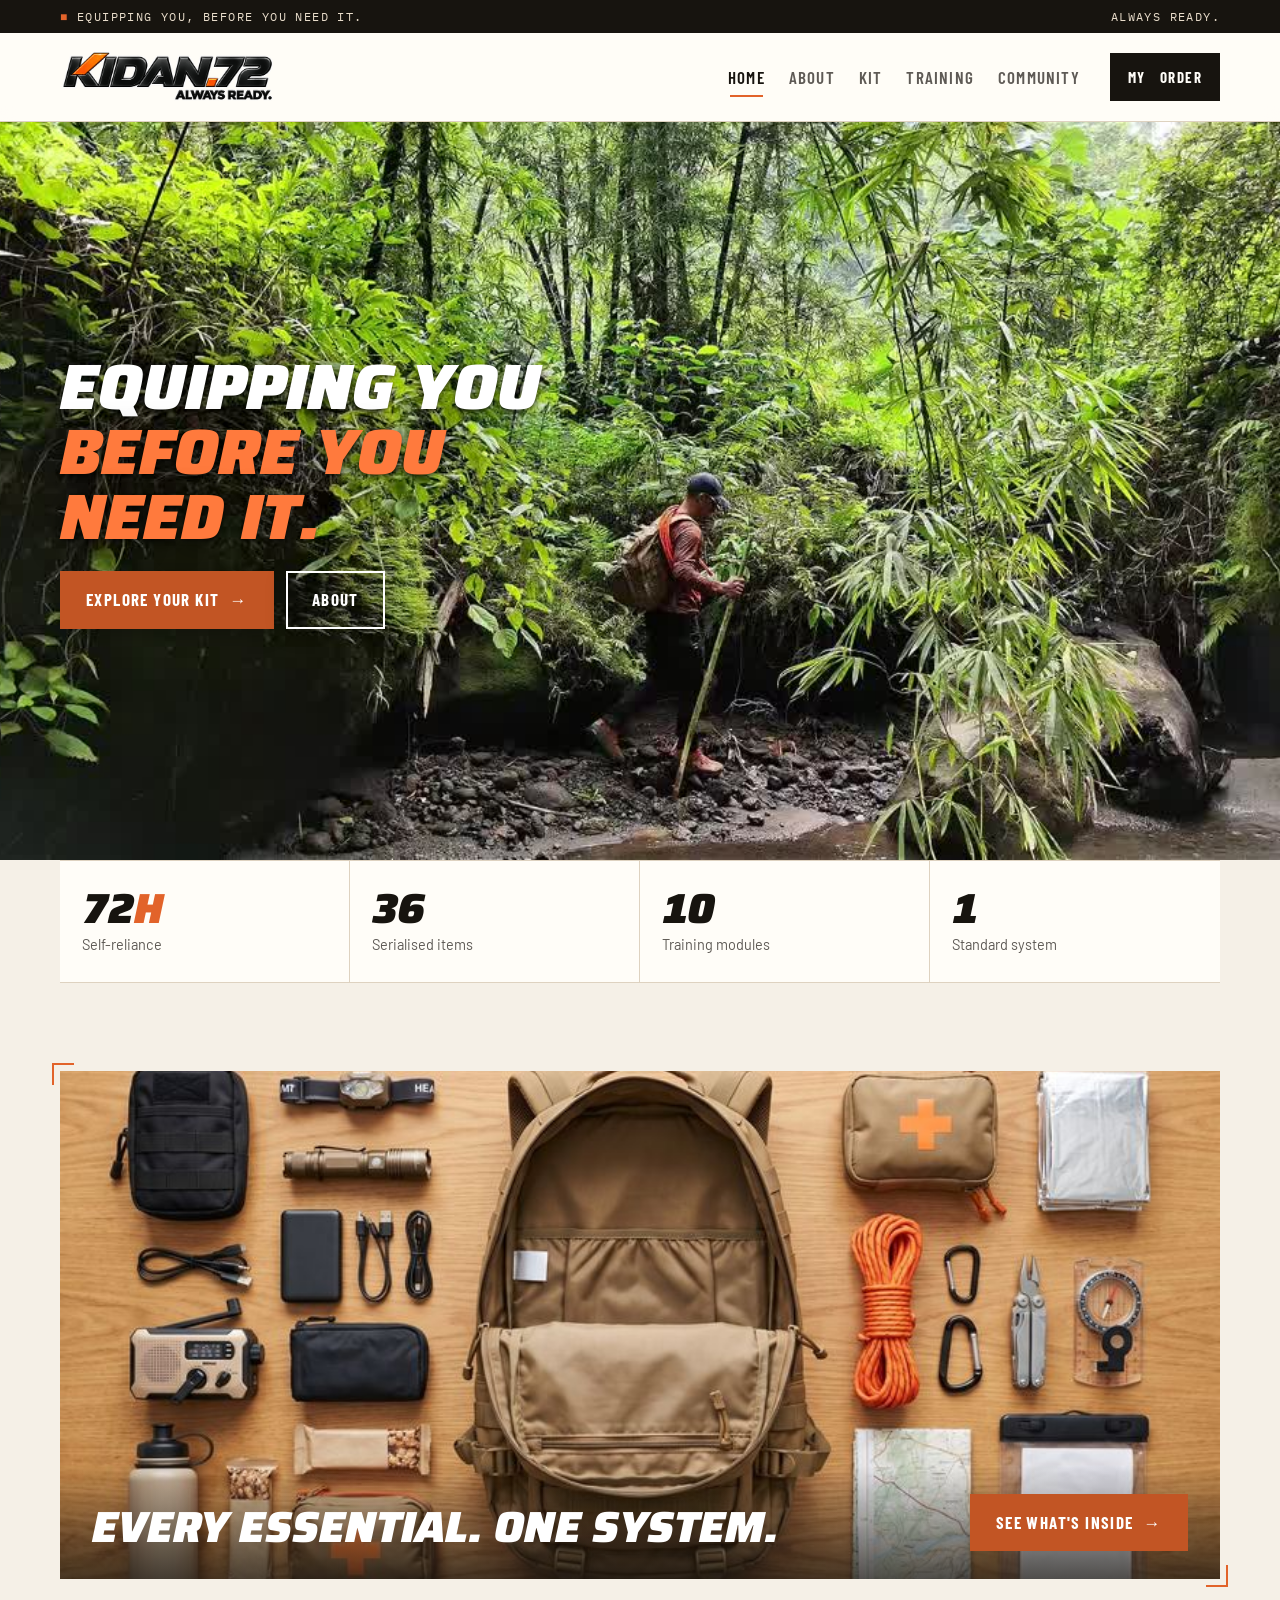
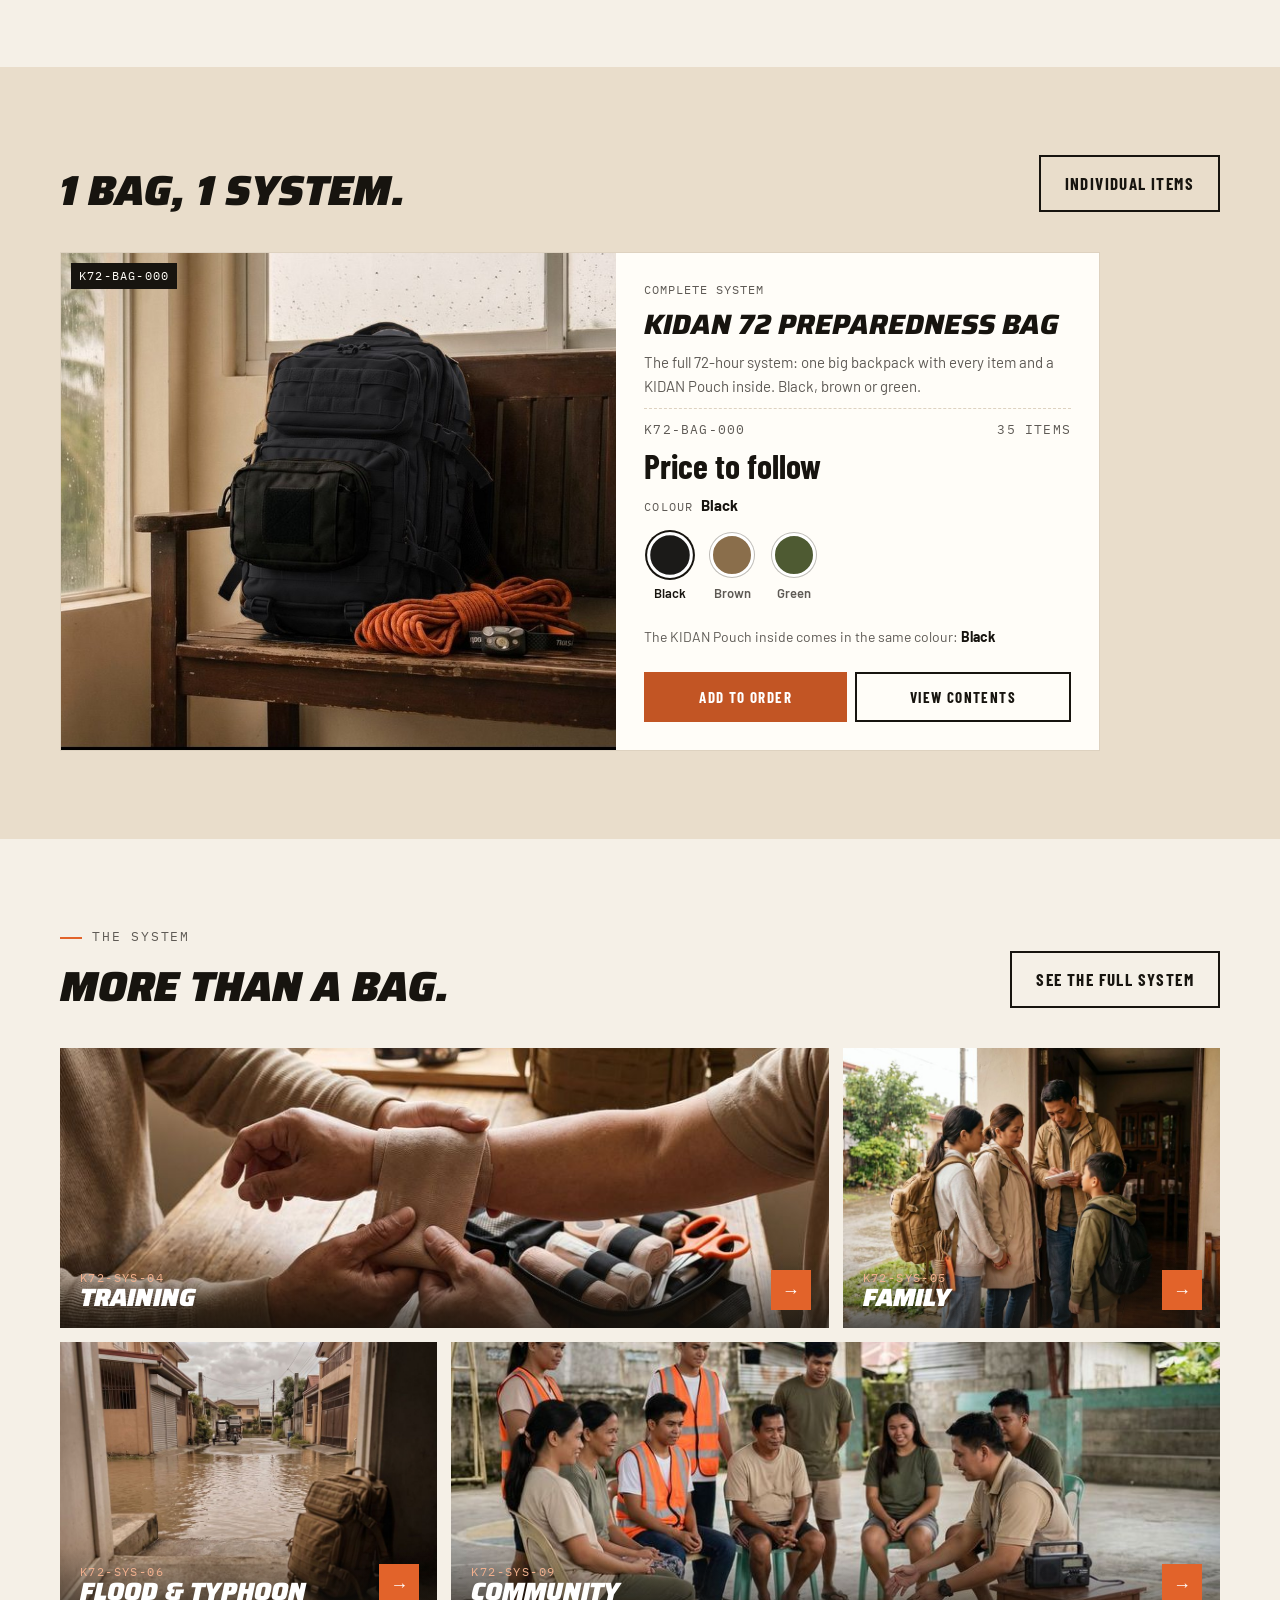
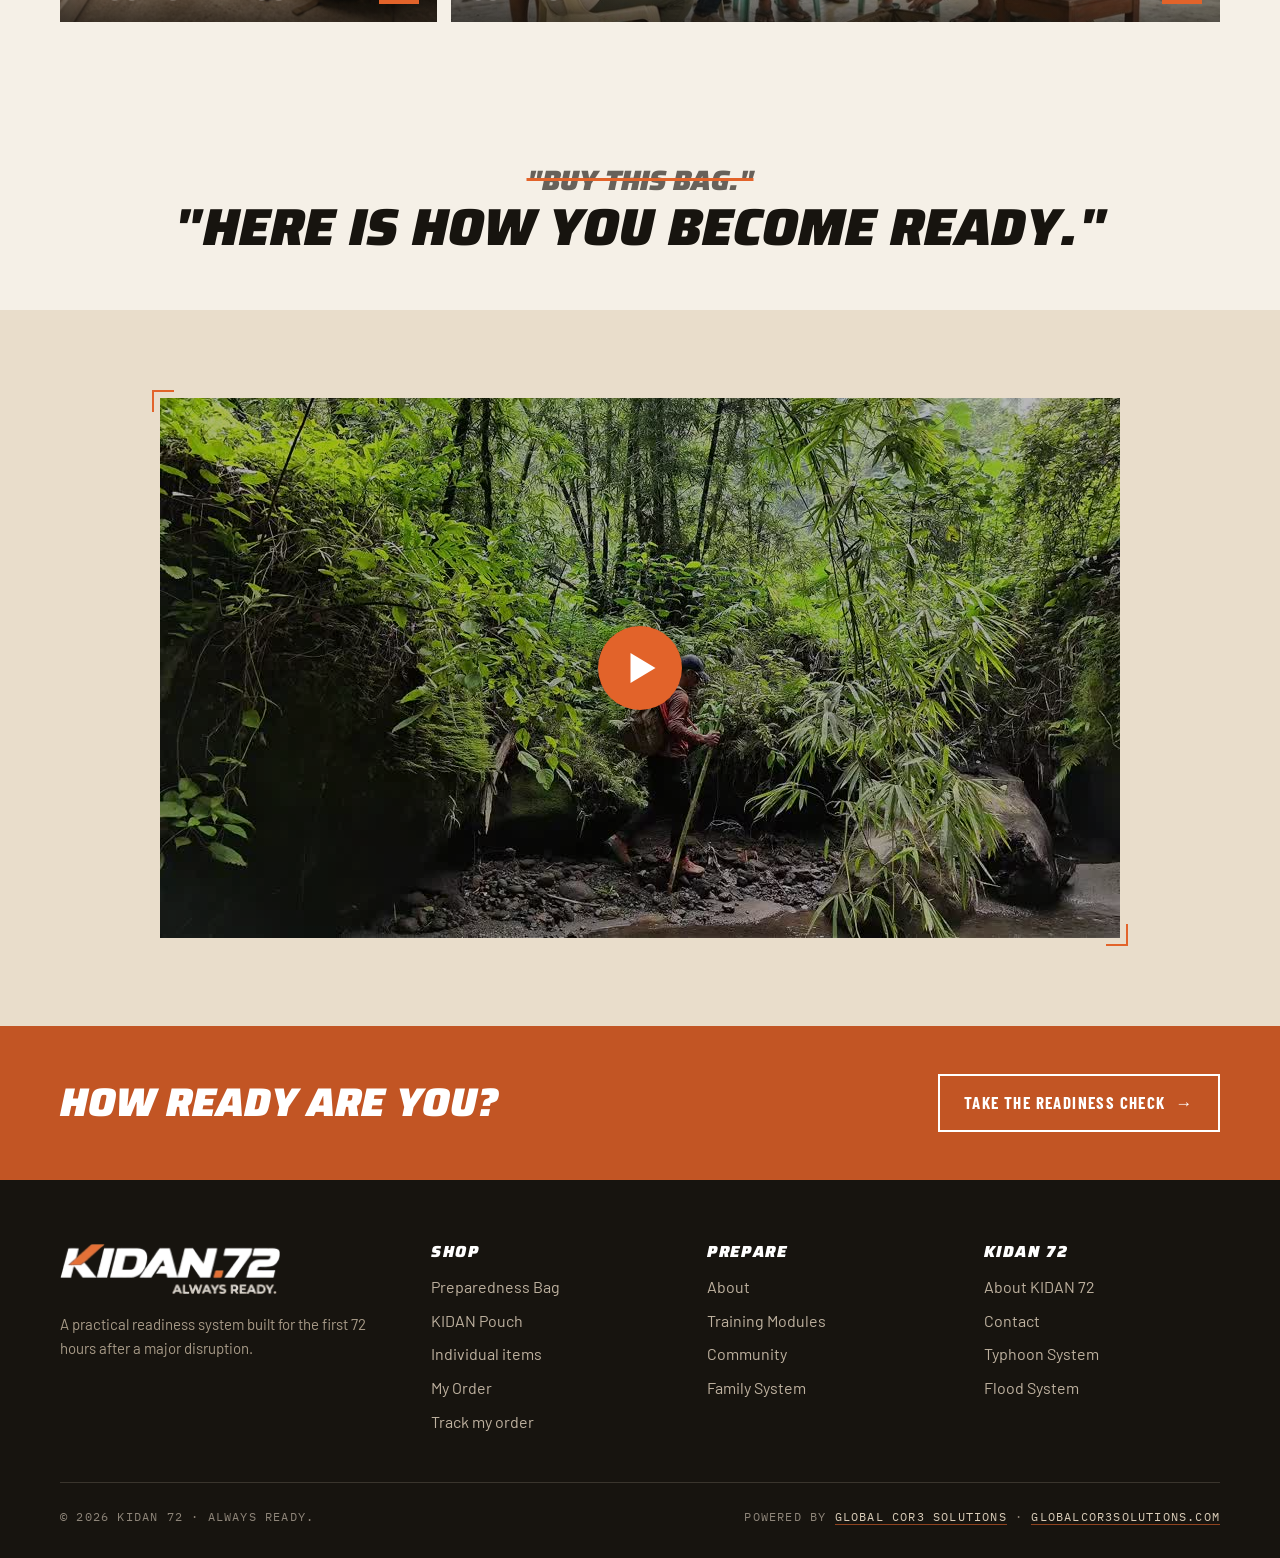
<file: index.html>
<!DOCTYPE html>
<html lang="en">
<head>
  <meta charset="UTF-8">
  <meta name="viewport" content="width=device-width, initial-scale=1">
  <title>KIDAN 72 — Always Ready.</title>
  <meta name="description" content="KIDAN 72 is a Philippine typhoon and flood preparedness system: a serialised 72-hour Go-Bag, training, family drills and community readiness.">
  <meta property="og:title" content="KIDAN 72 — Always Ready.">
  <meta property="og:description" content="KIDAN 72 is a Philippine typhoon and flood preparedness system: a serialised 72-hour Go-Bag, training, family drills and community readiness.">
  <meta property="og:type" content="website">
  <meta name="theme-color" content="#F5F0E7">
  <link rel="icon" href="assets/img/favicon.png">
  <link rel="preconnect" href="https://fonts.googleapis.com">
  <link rel="preconnect" href="https://fonts.gstatic.com" crossorigin>
  <link rel="stylesheet" href="https://fonts.googleapis.com/css2?family=Saira:ital,wght@1,800;1,900&family=Barlow+Condensed:wght@500;600;700&family=Barlow:wght@400;500;600&family=IBM+Plex+Mono:wght@400;500&display=swap">
  <link rel="stylesheet" href="css/style.css?v=20261025b">
</head>
<body data-page="home">
  <header id="site-header"></header>

  <main>
    <!-- Hero: background video, plays as soon as the page opens -->
    <section class="hero-bg has-video">
      <div class="hero-bg-media" aria-hidden="true">
        <video class="hero-video" autoplay muted loop playsinline webkit-playsinline disablepictureinpicture preload="auto" poster="assets/img/kidan72-hero-poster.jpg">
          <source src="assets/video/kidan72-hero-phone.mp4" type="video/mp4" media="(max-width: 760px)">
          <source src="assets/video/kidan72-hero.mp4" type="video/mp4">
        </video>
      </div>
      <div class="wrap">
        <div class="hero-copy">
           <h1>Equipping you <span class="accent">before you need it.</span></h1>
          <div class="btn-row">
            <a class="btn btn-primary" href="gobag.html">Explore your kit <span class="arrow">→</span></a>
            <a class="btn btn-ghost" href="system.html">About</a>
          </div>
        </div>
      </div>
    </section>

    <!-- Key figures -->
    <div class="wrap">
      <div class="stats">
        <div class="stat"><b>72<span>H</span></b><small>Self-reliance</small></div>
        <div class="stat"><b>36</b><small>Serialised items</small></div>
        <div class="stat"><b>10</b><small>Training modules</small></div>
        <div class="stat"><b>1</b><small>Standard system</small></div>
      </div>
    </div>

    <!-- Kit photo -->
    <section class="section">
      <div class="wrap">
        <figure class="photo-banner frame">
          <img src="assets/img/photo-kit.jpg" srcset="assets/img/photo-kit-800.jpg 800w, assets/img/photo-kit.jpg 1600w" sizes="(max-width: 760px) 100vw, 50vw" alt="The complete KIDAN 72 kit laid out item by item" loading="lazy">
          <figcaption>
            <h2>Every essential. One system.</h2>
            <a class="btn btn-primary" href="gobag.html">See what's inside <span class="arrow">→</span></a>
          </figcaption>
        </figure>
      </div>
    </section>

    <!-- Bags -->
    <section class="section sand">
      <div class="wrap">
        <div class="section-head split">
          <div class="stack">
            <h2>1 Bag, 1 System.</h2>
          </div>
          <a class="btn btn-ghost" href="gobag.html#items">Individual items</a>
        </div>
        <div class="bag-lineup" id="bags"></div>
      </div>
    </section>

    <!-- System as photo tiles -->
    <section class="section">
      <div class="wrap">
        <div class="section-head split">
          <div class="stack">
            <span class="eyebrow">The system</span>
            <h2>More than a bag.</h2>
          </div>
          <a class="btn btn-ghost" href="system.html">See the full system</a>
        </div>
        <div class="tiles">
          <a class="tile tile-wide" href="training.html"><img src="assets/img/photo-training.jpg" srcset="assets/img/photo-training-800.jpg 800w, assets/img/photo-training.jpg 1600w" sizes="(max-width: 760px) 100vw, 50vw" alt="" loading="lazy"><span><em>K72-SYS-04</em>Training</span></a>
          <a class="tile" href="system.html#family"><img src="assets/img/photo-family.jpg" srcset="assets/img/photo-family-800.jpg 800w, assets/img/photo-family.jpg 1600w" sizes="(max-width: 760px) 100vw, 50vw" alt="" loading="lazy"><span><em>K72-SYS-05</em>Family</span></a>
          <a class="tile" href="system.html#flood"><img src="assets/img/photo-flood.jpg" srcset="assets/img/photo-flood-800.jpg 800w, assets/img/photo-flood.jpg 1600w" sizes="(max-width: 760px) 100vw, 50vw" alt="" loading="lazy"><span><em>K72-SYS-06</em>Flood &amp; Typhoon</span></a>
          <a class="tile tile-wide" href="system.html#community"><img src="assets/img/photo-community.jpg" srcset="assets/img/photo-community-800.jpg 800w, assets/img/photo-community.jpg 1600w" sizes="(max-width: 760px) 100vw, 50vw" alt="" loading="lazy"><span><em>K72-SYS-09</em>Community</span></a>
        </div>
      </div>
    </section>

    <!-- Approach, in one line -->
    <section class="section tight">
      <div class="wrap statement">
        <p class="old">"Buy this bag."</p>
        <p class="new">"Here is how you become ready."</p>
      </div>
    </section>

    <!-- Film: the KIDAN 72 brand film from YouTube, played right here on the page
         with only play/pause (no YouTube title, channel name or controls).
         The link is set in js/data.js (KIDAN.brandFilm). -->
    <section class="section sand">
      <div class="wrap film-solo">
        <div class="frame">
          <div class="yt-film" id="brand-film">
            <img class="yt-film-cover" src="assets/img/kidan72-hero-poster.jpg" alt="" loading="lazy">
            <div class="yt-film-stage"></div>
            <button type="button" class="yt-film-play" aria-label="Play the KIDAN 72 film">
              <span class="film-link-play" aria-hidden="true"></span>
            </button>
          </div>
        </div>
      </div>
    </section>

    <!-- CTA -->
    <section class="cta-band">
      <div class="wrap">
        <h2>How ready are you?</h2>
        <a class="btn" href="readiness.html">Take the Readiness Check <span class="arrow">→</span></a>
      </div>
    </section>
  </main>

  <footer id="site-footer"></footer>

  <script src="js/config.js?v=20261025b"></script>
  <script src="js/data.js?v=20261025b"></script>
  <script src="js/store.js?v=20261025b"></script>
  <script src="js/site.js?v=20261025b"></script>
  <script src="js/home.js?v=20261025b"></script>
</body>
</html>
</file>
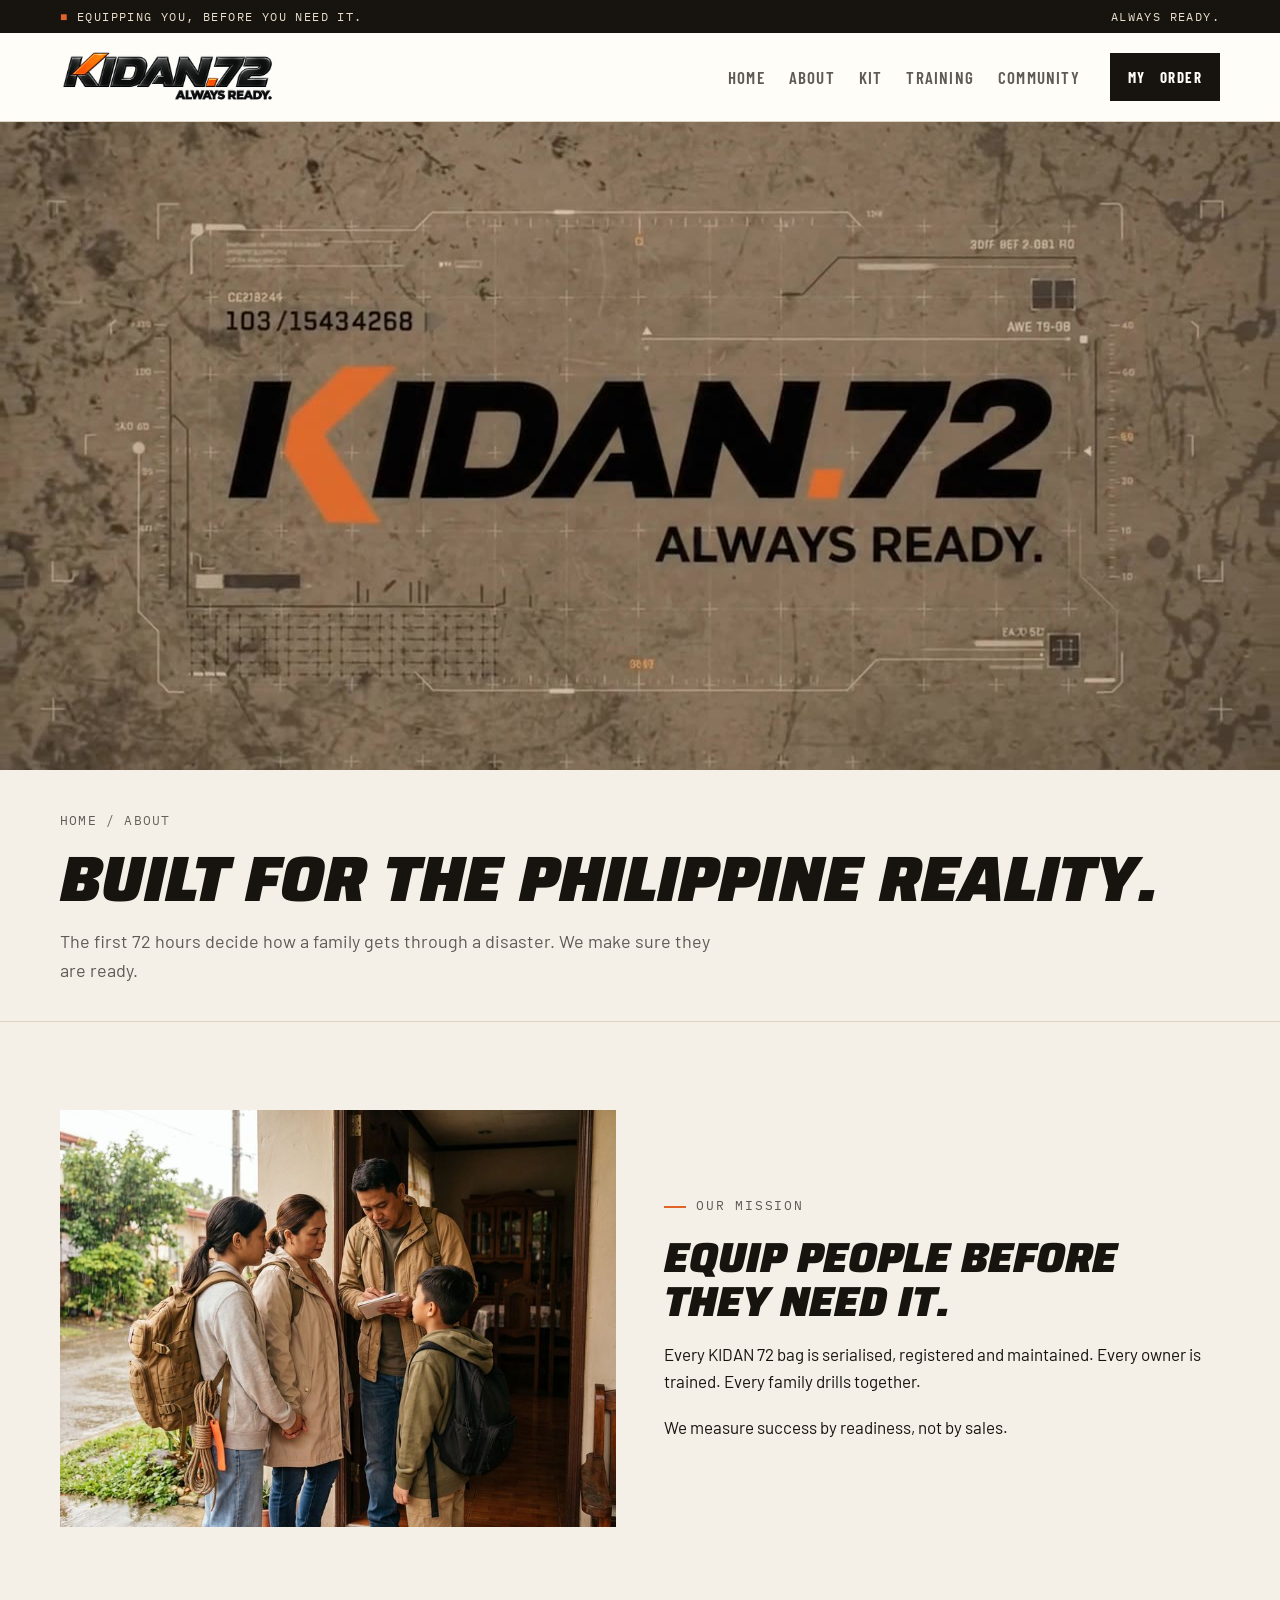
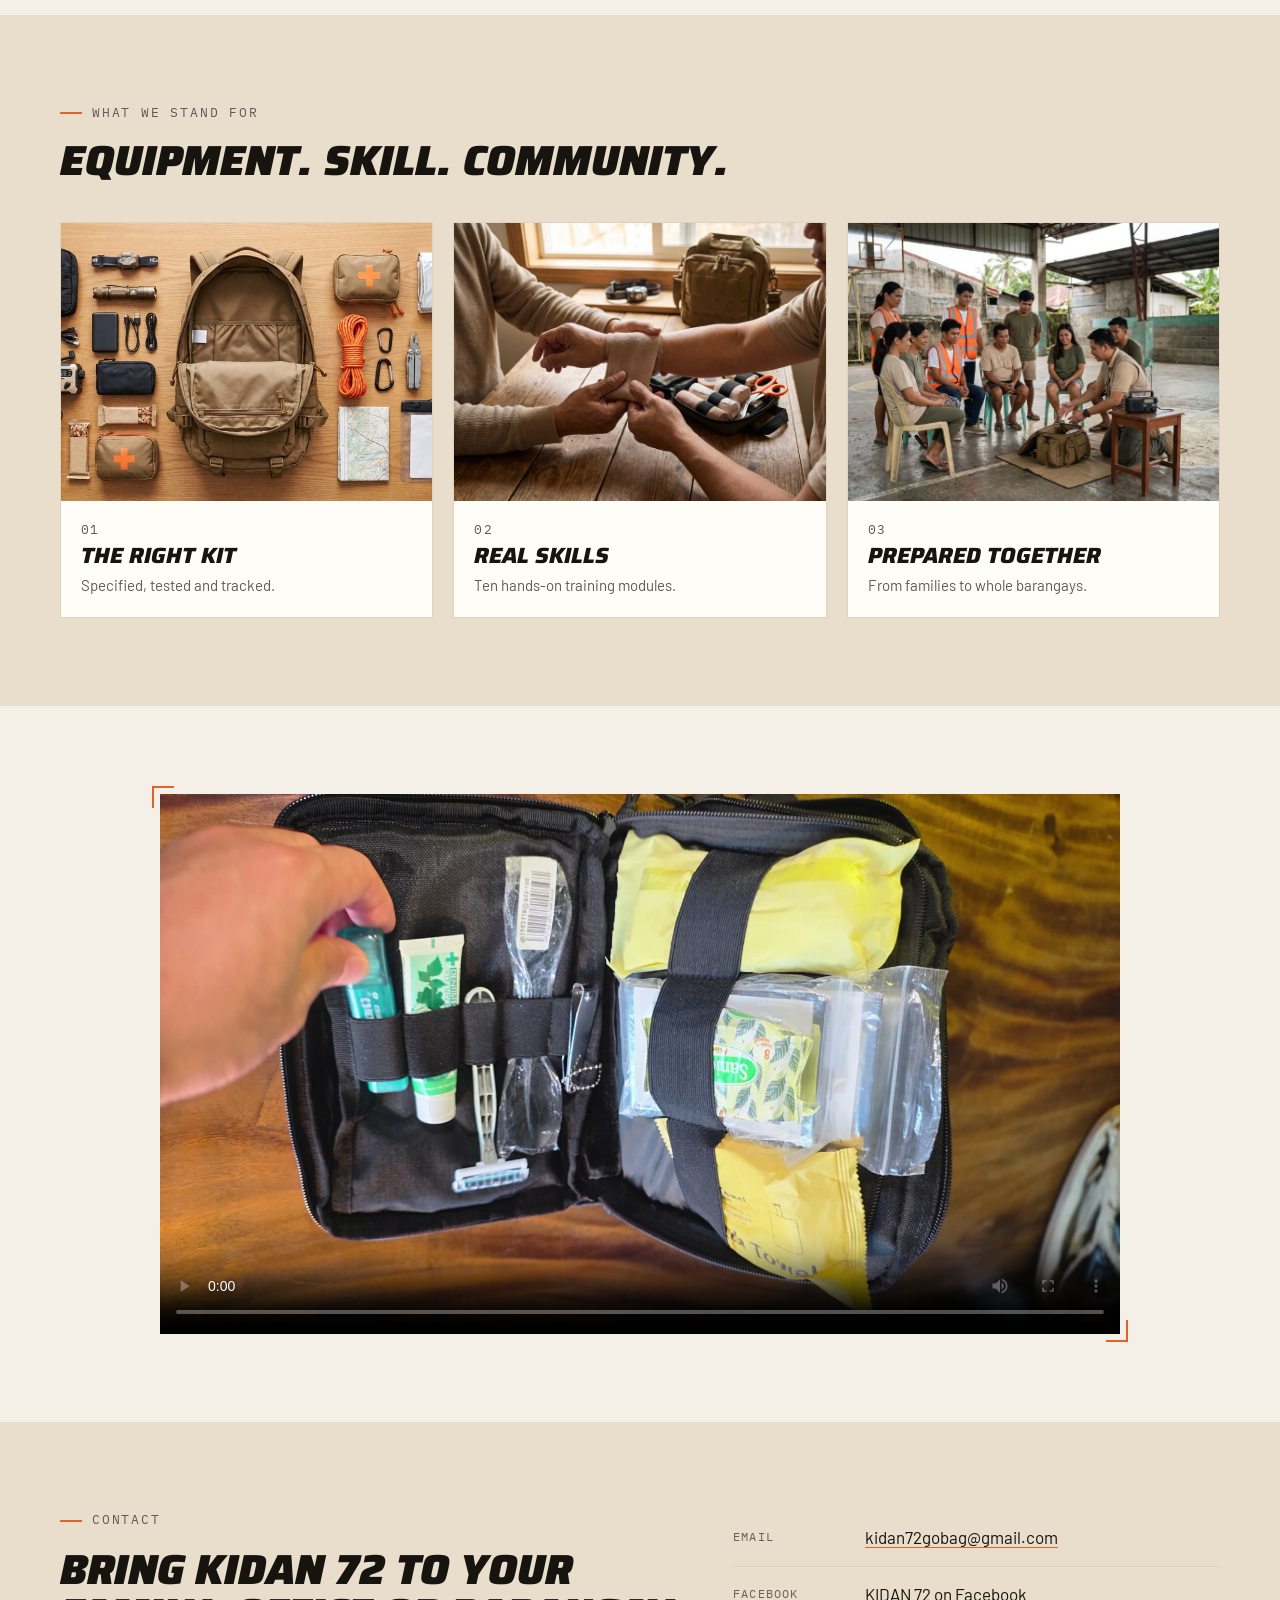
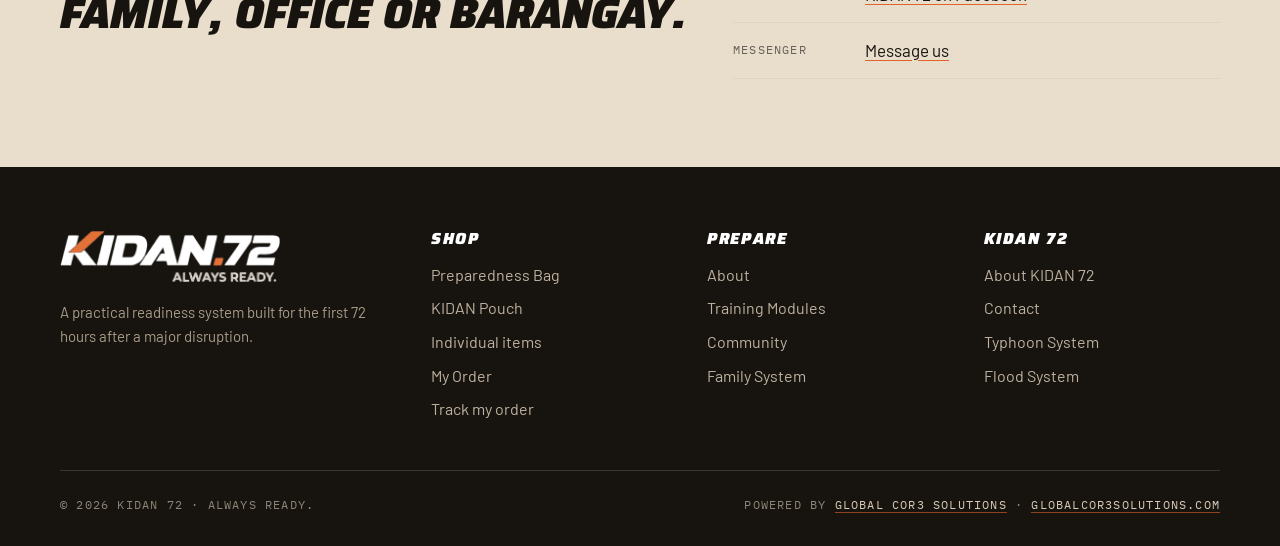
<file: about.html>
<!DOCTYPE html>
<html lang="en">
<head>
  <meta charset="UTF-8">
  <meta name="viewport" content="width=device-width, initial-scale=1">
  <title>About — KIDAN 72</title>
  <meta name="description" content="About KIDAN 72, a Philippine typhoon and flood preparedness system that equips people before they need it.">
  <meta property="og:title" content="About — KIDAN 72">
  <meta property="og:description" content="About KIDAN 72, a Philippine typhoon and flood preparedness system that equips people before they need it.">
  <meta property="og:type" content="website">
  <meta name="theme-color" content="#F5F0E7">
  <link rel="icon" href="assets/img/favicon.png">
  <link rel="preconnect" href="https://fonts.googleapis.com">
  <link rel="preconnect" href="https://fonts.gstatic.com" crossorigin>
  <link rel="stylesheet" href="https://fonts.googleapis.com/css2?family=Saira:ital,wght@1,800;1,900&family=Barlow+Condensed:wght@500;600;700&family=Barlow:wght@400;500;600&family=IBM+Plex+Mono:wght@400;500&display=swap">
  <link rel="stylesheet" href="css/style.css?v=20261025b">
</head>
<body data-page="about">
  <header id="site-header"></header>

  <main>
    <!-- Animated logo header -->
    <section class="about-banner" aria-label="KIDAN 72">
      <video src="assets/video/kidan72-logo-intro.mp4" poster="assets/img/posters/logo-intro.jpg" autoplay muted playsinline preload="auto" aria-label="KIDAN 72 animated logo"></video>
    </section>

    <section class="page-hero compact">
      <div class="wrap">
        <nav class="breadcrumb" aria-label="Breadcrumb"><a href="index.html">Home</a> / About</nav>
        <h1>Built for the Philippine reality.</h1>
        <p class="lede">The first 72 hours decide how a family gets through a disaster. We make sure they are ready.</p>
      </div>
    </section>

    <section class="section">
      <div class="wrap split-photo">
        <img class="frame" src="assets/img/photo-family.jpg" srcset="assets/img/photo-family-800.jpg 800w, assets/img/photo-family.jpg 1600w" sizes="(max-width: 760px) 100vw, 50vw" alt="A Filipino family at their front door, each with a go-bag" loading="lazy">
        <div class="prose">
          <span class="eyebrow">Our mission</span>
          <h2>Equip people before they need it.</h2>
          <p>Every KIDAN 72 bag is serialised, registered and maintained. Every owner is trained. Every family drills together.</p>
          <p>We measure success by readiness, not by sales.</p>
        </div>
      </div>
    </section>

    <section class="section sand">
      <div class="wrap">
        <div class="section-head"><span class="eyebrow">What we stand for</span><h2>Equipment. Skill. Community.</h2></div>
        <div class="img-cards">
          <a class="img-card" href="gobag.html" style="text-decoration:none"><img src="assets/img/photo-kit.jpg" srcset="assets/img/photo-kit-800.jpg 800w, assets/img/photo-kit.jpg 1600w" sizes="(max-width: 760px) 100vw, 50vw" alt="" loading="lazy"><div><span class="serial">01</span><h4>The right kit</h4><p>Specified, tested and tracked.</p></div></a>
          <a class="img-card" href="training.html" style="text-decoration:none"><img src="assets/img/photo-training.jpg" srcset="assets/img/photo-training-800.jpg 800w, assets/img/photo-training.jpg 1600w" sizes="(max-width: 760px) 100vw, 50vw" alt="" loading="lazy"><div><span class="serial">02</span><h4>Real skills</h4><p>Ten hands-on training modules.</p></div></a>
          <a class="img-card" href="system.html#community" style="text-decoration:none"><img src="assets/img/photo-community.jpg" srcset="assets/img/photo-community-800.jpg 800w, assets/img/photo-community.jpg 1600w" sizes="(max-width: 760px) 100vw, 50vw" alt="" loading="lazy"><div><span class="serial">03</span><h4>Prepared together</h4><p>From families to whole barangays.</p></div></a>
        </div>
      </div>
    </section>

    <section class="section">
      <div class="wrap film-solo">
        <div class="frame">
          <video src="assets/video/kidan72-gobag-film.mp4" poster="assets/img/posters/gobag-film.jpg" controls playsinline preload="metadata"></video>
        </div>
      </div>
    </section>

    <!-- Contact -->
    <section class="section sand" id="contact">
      <div class="wrap two-col">
        <div class="stack">
          <span class="eyebrow">Contact</span>
          <h2>Bring KIDAN 72 to your family, office or barangay.</h2>
        </div>
        <dl class="contact-card">
          <div><dt>Email</dt><dd><a href="mailto:kidan72gobag@gmail.com">kidan72gobag@gmail.com</a></dd></div>
          <div><dt>Facebook</dt><dd><a href="https://www.facebook.com/profile.php?id=61595025759237" target="_blank" rel="noopener">KIDAN 72 on Facebook</a></dd></div>
          <div><dt>Messenger</dt><dd><a href="https://m.me/61595025759237" target="_blank" rel="noopener">Message us</a></dd></div>
        </dl>
      </div>
    </section>
  </main>

  <footer id="site-footer"></footer>

  <script src="js/config.js?v=20261025b"></script>
  <script src="js/data.js?v=20261025b"></script>
  <script src="js/store.js?v=20261025b"></script>
  <script src="js/site.js?v=20261025b"></script>
</body>
</html>
</file>
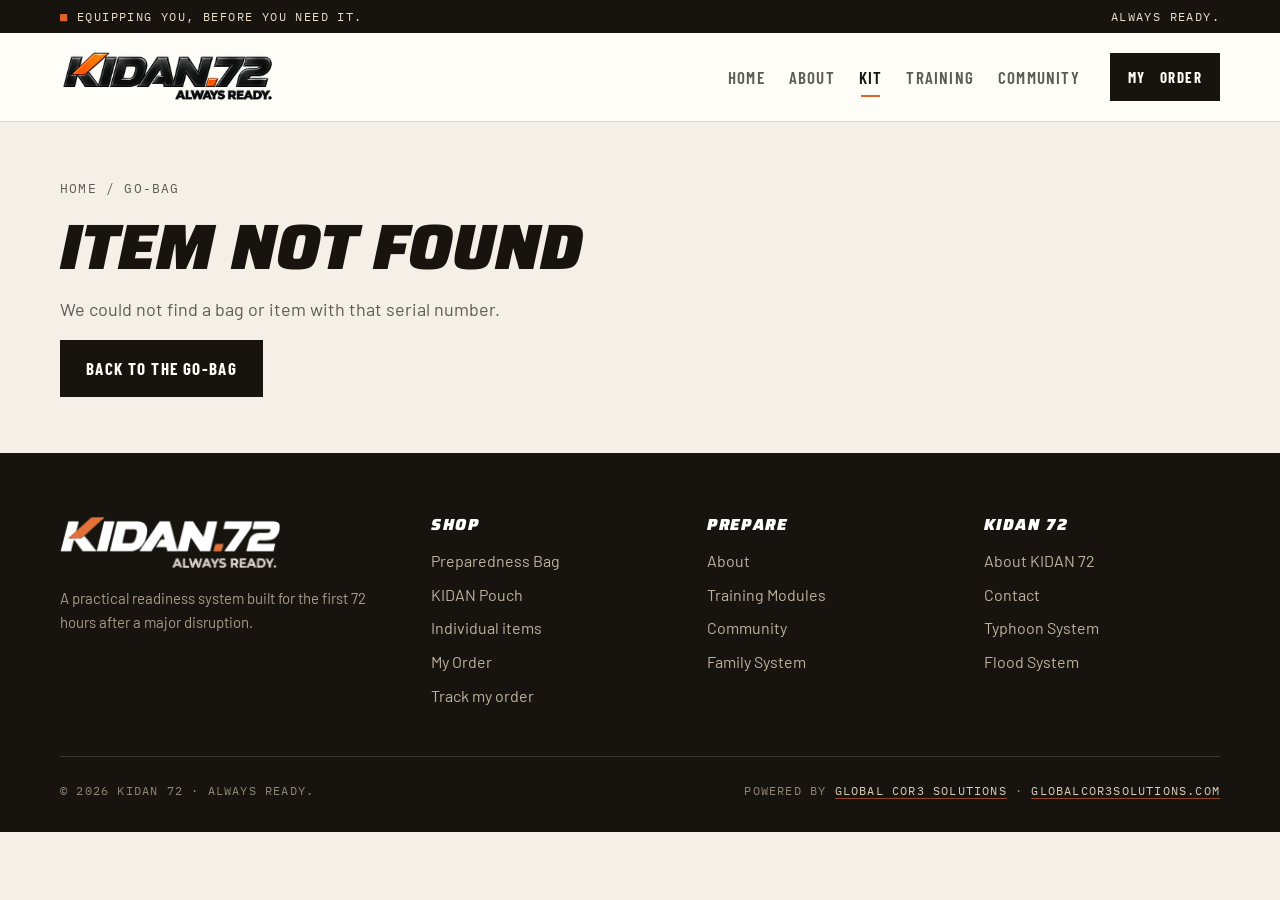
<file: item.html>
<!DOCTYPE html>
<html lang="en">
<head>
  <meta charset="UTF-8">
  <meta name="viewport" content="width=device-width, initial-scale=1">
  <title>Go-Bag Item — KIDAN 72</title>
  <meta name="description" content="KIDAN 72 — a Philippine typhoon and flood preparedness system. Always Ready.">
  <meta property="og:title" content="Go-Bag Item — KIDAN 72">
  <meta property="og:description" content="KIDAN 72 — a Philippine typhoon and flood preparedness system. Always Ready.">
  <meta property="og:type" content="website">
  <meta name="theme-color" content="#F5F0E7">
  <link rel="icon" href="assets/img/favicon.png">
  <link rel="preconnect" href="https://fonts.googleapis.com">
  <link rel="preconnect" href="https://fonts.gstatic.com" crossorigin>
  <link rel="stylesheet" href="https://fonts.googleapis.com/css2?family=Saira:ital,wght@1,800;1,900&family=Barlow+Condensed:wght@500;600;700&family=Barlow:wght@400;500;600&family=IBM+Plex+Mono:wght@400;500&display=swap">
  <link rel="stylesheet" href="css/style.css?v=20261025b">
</head>
<body data-page="gobag">
  <header id="site-header"></header>

  <main>
    <section class="section tight">
      <div class="wrap stack" id="item"></div>
    </section>
  </main>

  <footer id="site-footer"></footer>

  <script src="js/config.js?v=20261025b"></script>
  <script src="js/data.js?v=20261025b"></script>
  <script src="js/store.js?v=20261025b"></script>
  <script src="js/site.js?v=20261025b"></script>
  <script src="js/item.js?v=20261025b"></script>
</body>
</html>
</file>
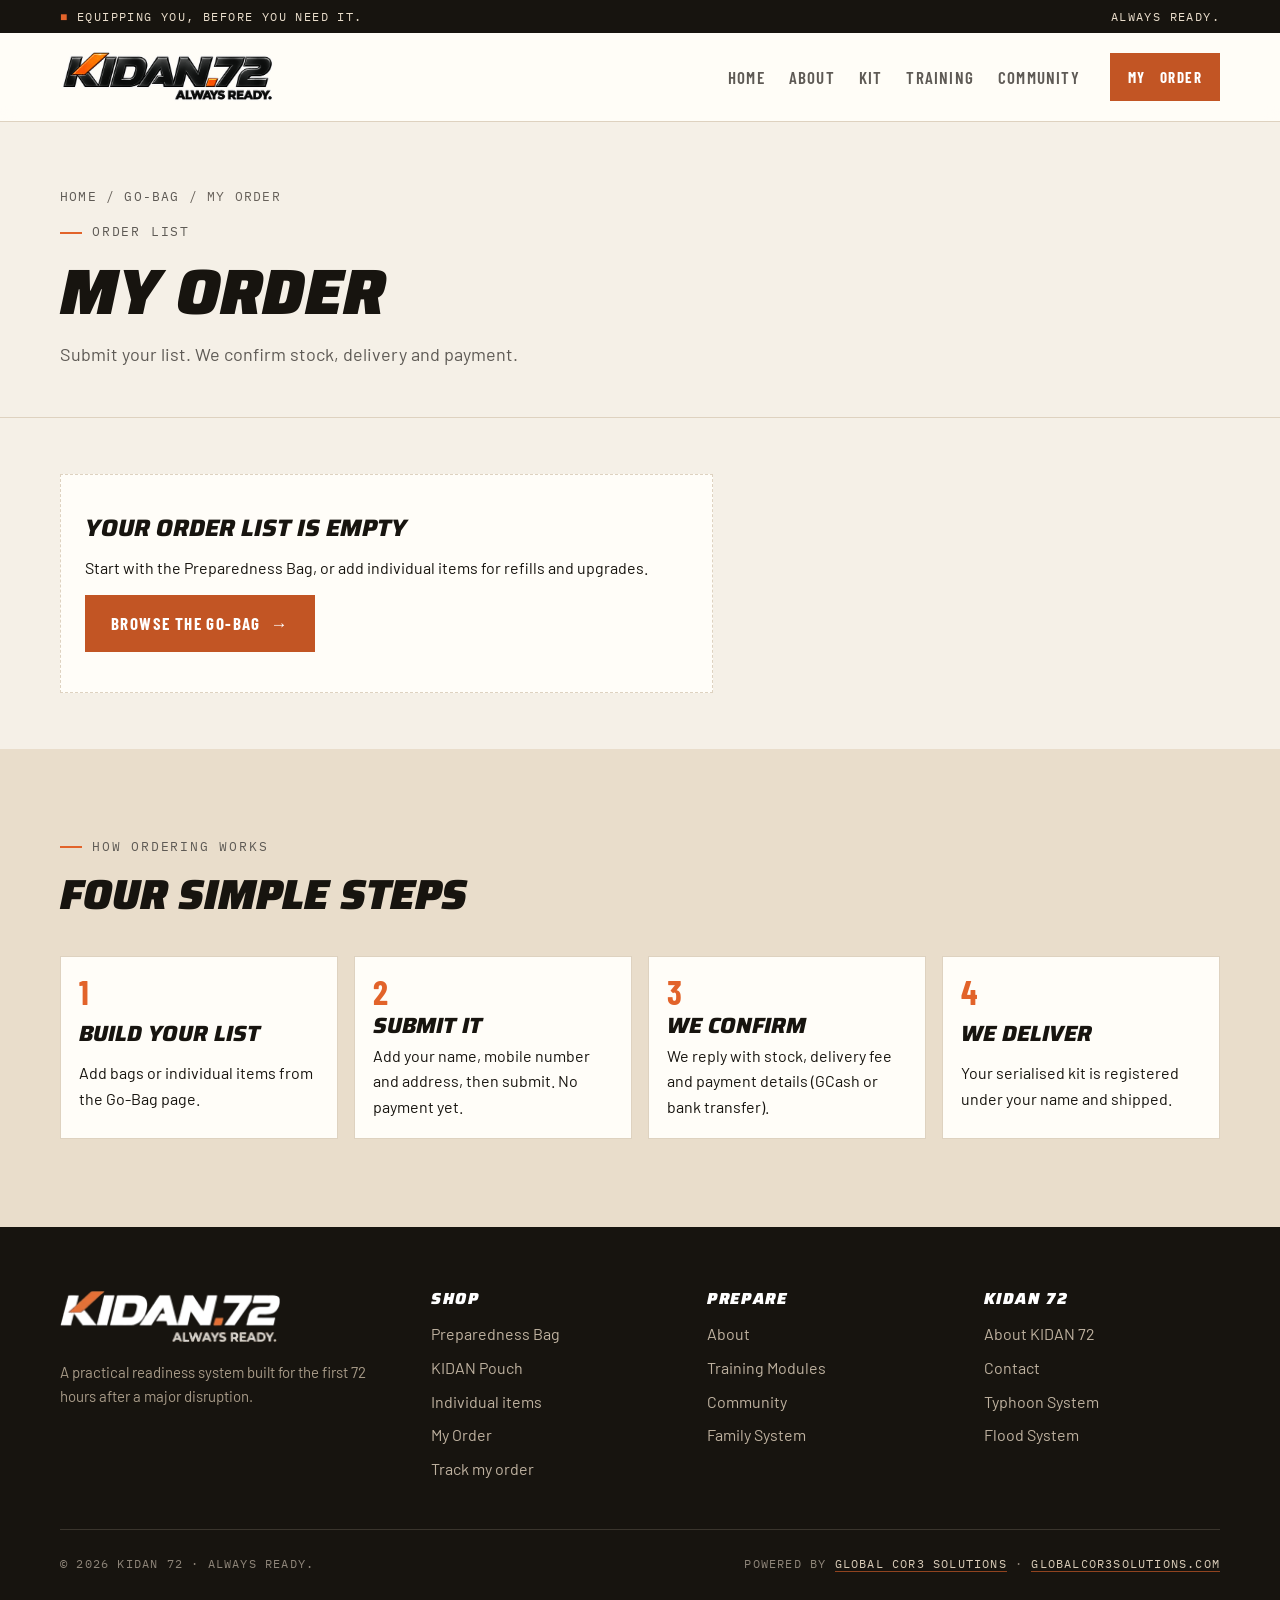
<file: order.html>
<!DOCTYPE html>
<html lang="en">
<head>
  <meta charset="UTF-8">
  <meta name="viewport" content="width=device-width, initial-scale=1">
  <title>My Order — KIDAN 72</title>
  <meta name="description" content="Review your KIDAN 72 order and submit it to us.">
  <meta property="og:title" content="My Order — KIDAN 72">
  <meta property="og:description" content="Review your KIDAN 72 order and submit it to us.">
  <meta property="og:type" content="website">
  <meta name="theme-color" content="#F5F0E7">
  <link rel="icon" href="assets/img/favicon.png">
  <link rel="preconnect" href="https://fonts.googleapis.com">
  <link rel="preconnect" href="https://fonts.gstatic.com" crossorigin>
  <link rel="stylesheet" href="https://fonts.googleapis.com/css2?family=Saira:ital,wght@1,800;1,900&family=Barlow+Condensed:wght@500;600;700&family=Barlow:wght@400;500;600&family=IBM+Plex+Mono:wght@400;500&display=swap">
  <link rel="stylesheet" href="css/style.css?v=20261025b">
</head>
<body data-page="order">
  <header id="site-header"></header>

  <main>
    <section class="page-hero">
      <div class="wrap">
        <nav class="breadcrumb" aria-label="Breadcrumb"><a href="index.html">Home</a> / <a href="gobag.html">Go-Bag</a> / My Order</nav>
        <span class="eyebrow">Order list</span>
        <h1>My Order</h1>
        <p class="lede">Submit your list. We confirm stock, delivery and payment.</p>
      </div>
    </section>

    <section class="section tight">
      <div class="wrap order-grid">
        <div id="lines"></div>

        <aside class="summary" id="summary">
          <span class="serial">Order summary</span>
          <div id="sum-rows" class="stack" style="gap:6px"></div>
          <div class="total"><span class="serial">Estimated total</span><b id="sum-total">To be confirmed</b></div>

          <form id="details" class="stack" novalidate>
            <div class="field"><label for="o-name">Full name *</label><input id="o-name" name="name" autocomplete="name" required></div>
            <div class="field"><label for="o-mobile">Mobile number *</label><input id="o-mobile" name="mobile" type="tel" autocomplete="tel" placeholder="09XX XXX XXXX" required></div>
            <div class="field"><label for="o-email">Email <span class="optional">(optional, for your order confirmation)</span></label><input id="o-email" name="email" type="email" autocomplete="email" placeholder="you@example.com"></div>
            <div class="hp" aria-hidden="true"><label for="o-website">Leave this empty</label><input id="o-website" name="website" tabindex="-1" autocomplete="off"></div>
            <fieldset class="addr" id="addr">
              <legend>Delivery address</legend>
              <div class="field"><label for="o-province">Province *</label><select id="o-province" name="province" autocomplete="address-level1"><option value="">Loading…</option></select></div>
              <div class="field"><label for="o-city">City / Municipality *</label><select id="o-city" name="city" autocomplete="address-level2" disabled><option value="">Choose province first</option></select></div>
              <div class="field"><label for="o-barangay">Barangay</label><select id="o-barangay" name="barangay" autocomplete="address-level3" disabled><option value="">Choose city first</option></select></div>
              <div class="field"><label for="o-street">House no., street, subdivision, landmark</label><input id="o-street" name="street" autocomplete="address-line1" placeholder="e.g. Blk 5 Lot 2, Mabini St., near the chapel"></div>
              <div class="field" id="addr-fallback" hidden><label for="o-address">Delivery city / address</label><input id="o-address" name="address" autocomplete="street-address"></div>
            </fieldset>
            <div class="field"><label for="o-notes">Notes</label><textarea id="o-notes" name="notes" placeholder="Preferred delivery date, pick-up, bulk order for an office or barangay…"></textarea></div>
            <p class="fineprint" id="form-msg" role="alert"></p>
            <div class="send" id="send"></div>
          </form>
        </aside>
      </div>
    </section>

    <section class="section sand">
      <div class="wrap">
        <div class="section-head"><span class="eyebrow">How ordering works</span><h2>Four simple steps</h2></div>
        <div class="steps-how">
          <div><b>1</b><h4>Build your list</h4><p>Add bags or individual items from the Go-Bag page.</p></div>
          <div><b>2</b><h4>Submit it</h4><p>Add your name, mobile number and address, then submit. No payment yet.</p></div>
          <div><b>3</b><h4>We confirm</h4><p>We reply with stock, delivery fee and payment details (GCash or bank transfer).</p></div>
          <div><b>4</b><h4>We deliver</h4><p>Your serialised kit is registered under your name and shipped.</p></div>
        </div>
      </div>
    </section>
  </main>

  <footer id="site-footer"></footer>

  <script src="js/config.js?v=20261025b"></script>
  <script src="js/data.js?v=20261025b"></script>
  <script src="js/store.js?v=20261025b"></script>
  <script src="js/site.js?v=20261025b"></script>
  <script src="js/ph-address.js?v=20261025b"></script>
  <script src="js/order.js?v=20261025b"></script>
</body>
</html>
</file>
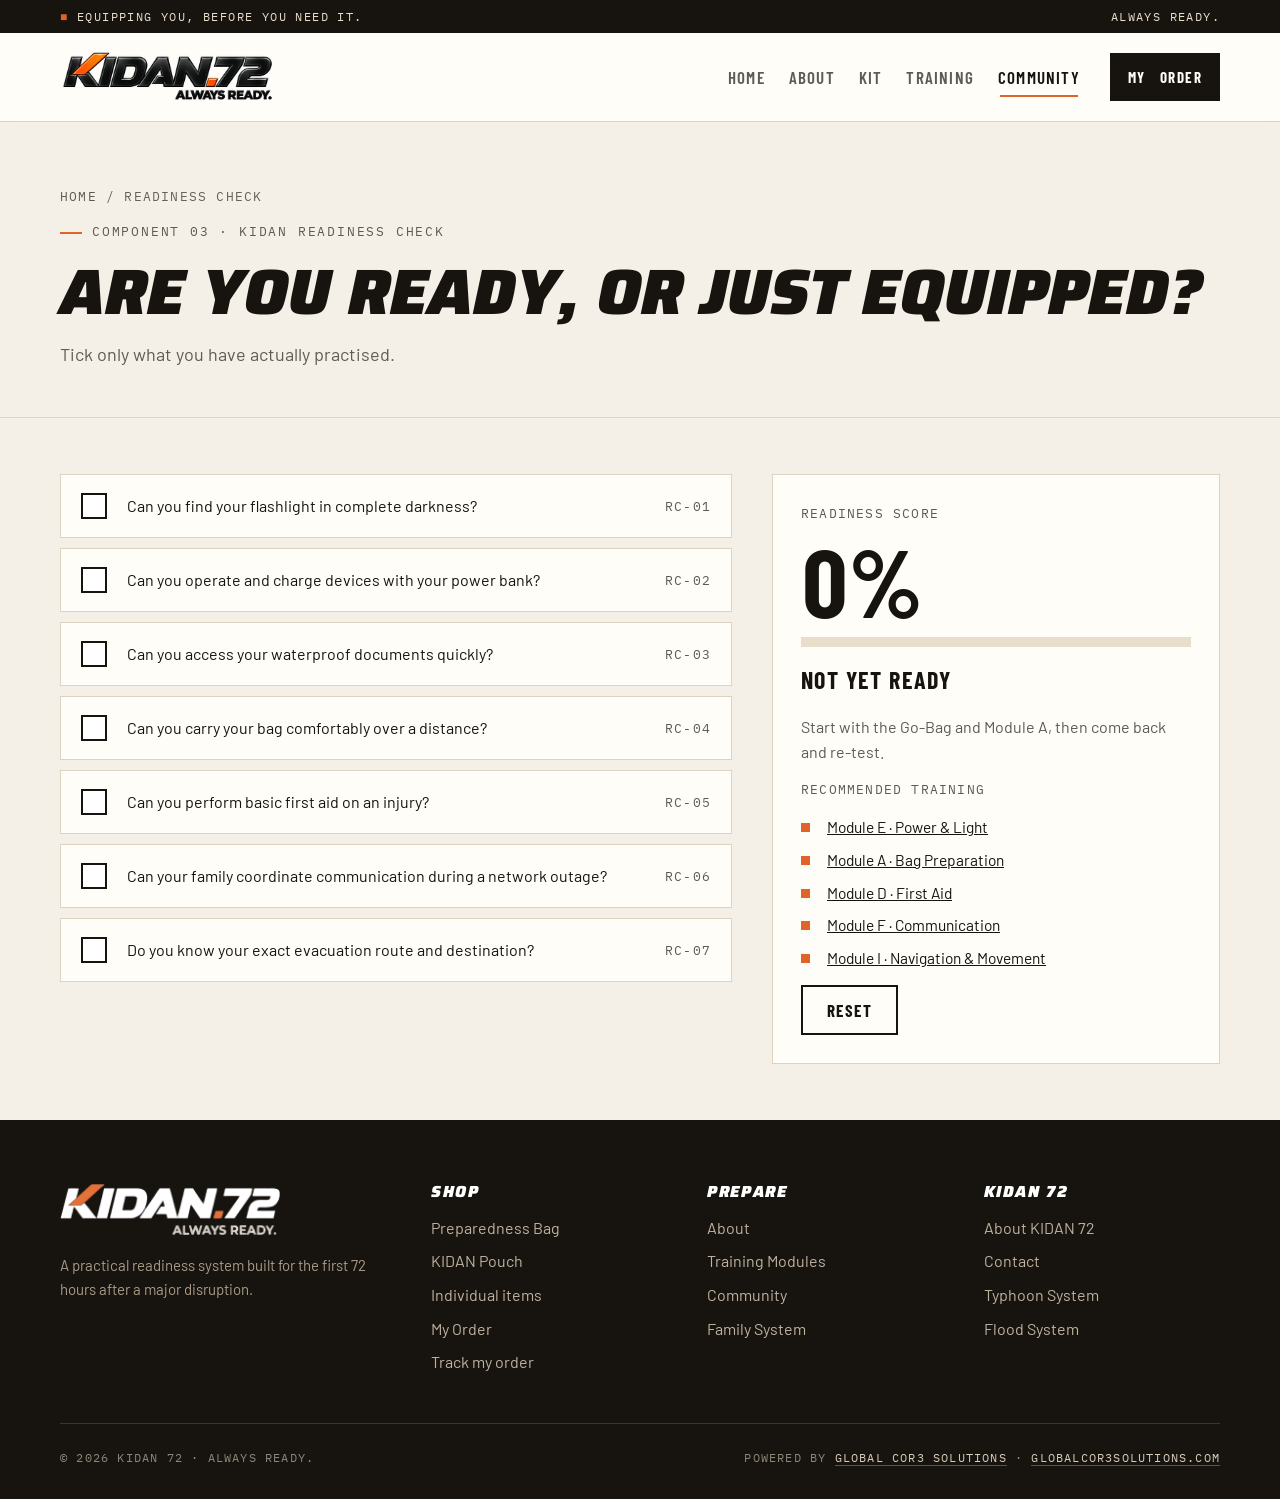
<file: readiness.html>
<!DOCTYPE html>
<html lang="en">
<head>
  <meta charset="UTF-8">
  <meta name="viewport" content="width=device-width, initial-scale=1">
  <title>Readiness Check — KIDAN 72</title>
  <meta name="description" content="Seven practical questions to test whether you can use your KIDAN 72 Go-Bag under stress.">
  <meta property="og:title" content="Readiness Check — KIDAN 72">
  <meta property="og:description" content="Seven practical questions to test whether you can use your KIDAN 72 Go-Bag under stress.">
  <meta property="og:type" content="website">
  <meta name="theme-color" content="#F5F0E7">
  <link rel="icon" href="assets/img/favicon.png">
  <link rel="preconnect" href="https://fonts.googleapis.com">
  <link rel="preconnect" href="https://fonts.gstatic.com" crossorigin>
  <link rel="stylesheet" href="https://fonts.googleapis.com/css2?family=Saira:ital,wght@1,800;1,900&family=Barlow+Condensed:wght@500;600;700&family=Barlow:wght@400;500;600&family=IBM+Plex+Mono:wght@400;500&display=swap">
  <link rel="stylesheet" href="css/style.css?v=20261025b">
</head>
<body data-page="readiness">
  <header id="site-header"></header>

  <main>
    <section class="page-hero">
      <div class="wrap">
        <nav class="breadcrumb" aria-label="Breadcrumb"><a href="index.html">Home</a> / Readiness Check</nav>
        <span class="eyebrow">Component 03 · KIDAN Readiness Check</span>
        <h1>Are you ready, or just equipped?</h1>
        <p class="lede">Tick only what you have actually practised.</p>
      </div>
    </section>

    <section class="section tight">
      <div class="wrap ready-grid">
        <div class="checks" id="checks"></div>
        <div class="scorecard" aria-live="polite">
          <span class="serial">Readiness score</span>
          <div class="pct" id="pct">0%</div>
          <div class="meter"><i id="meter" style="width:0"></i></div>
          <div class="status" id="status">Not yet ready</div>
          <p id="advice" style="color:var(--steel)"></p>
          <div id="gaps" class="stack"></div>
          <button class="btn btn-ghost" id="reset" type="button" style="justify-self:start">Reset</button>
        </div>
      </div>
    </section>
  </main>

  <footer id="site-footer"></footer>

  <script src="js/config.js?v=20261025b"></script>
  <script src="js/data.js?v=20261025b"></script>
  <script src="js/store.js?v=20261025b"></script>
  <script src="js/site.js?v=20261025b"></script>
  <script src="js/readiness.js?v=20261025b"></script>
</body>
</html>
</file>
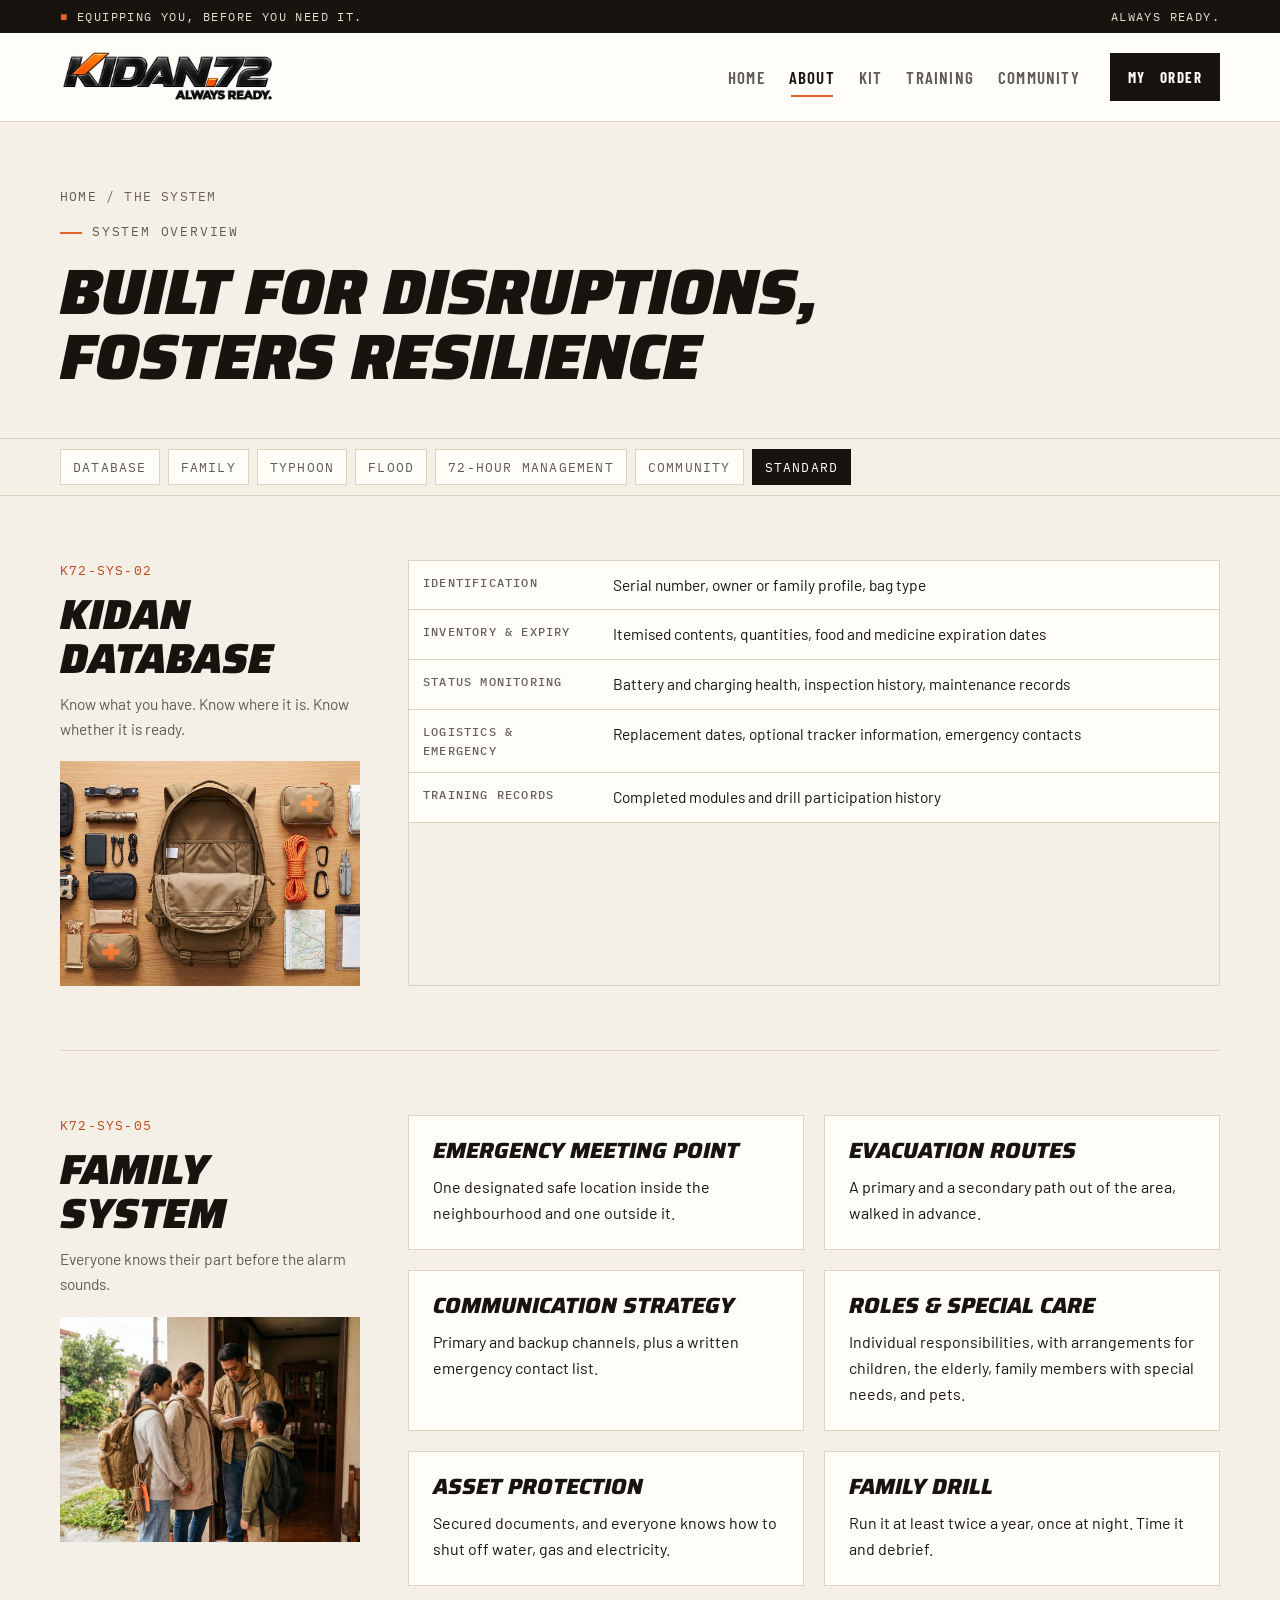
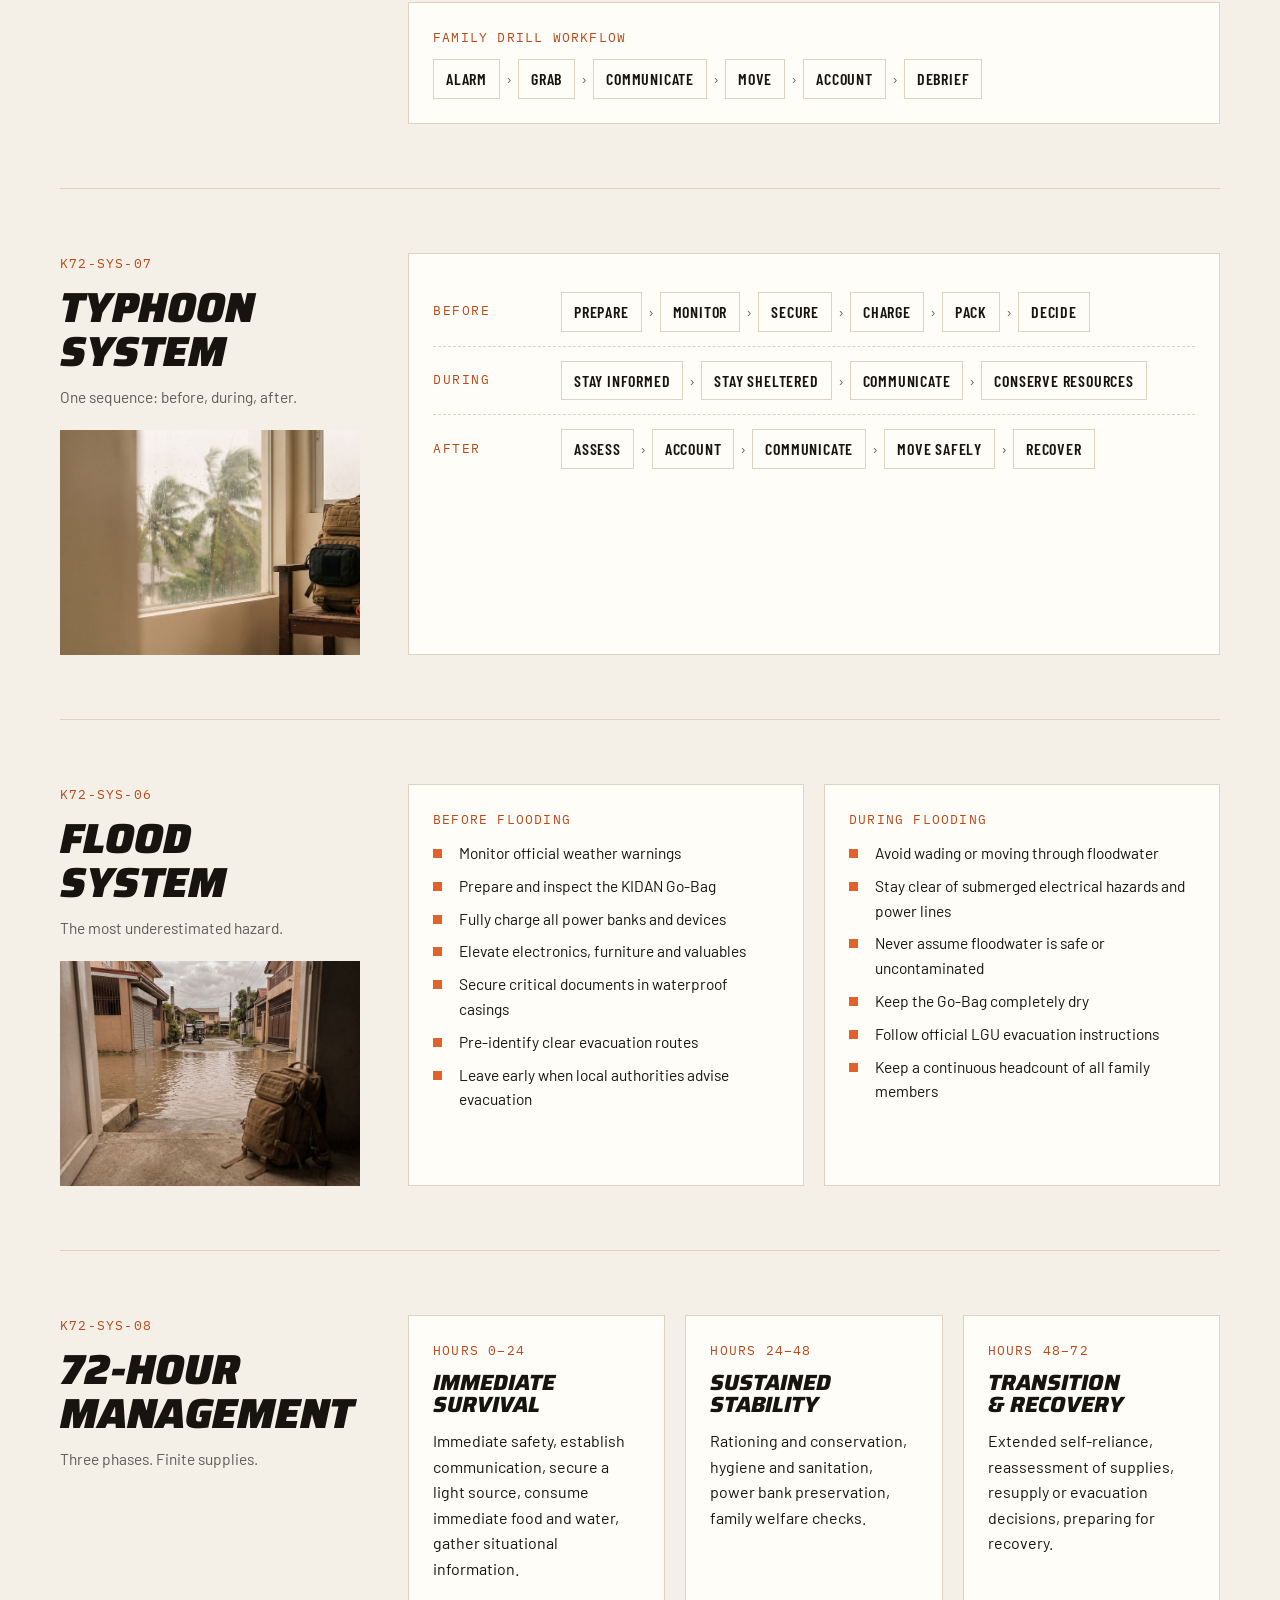
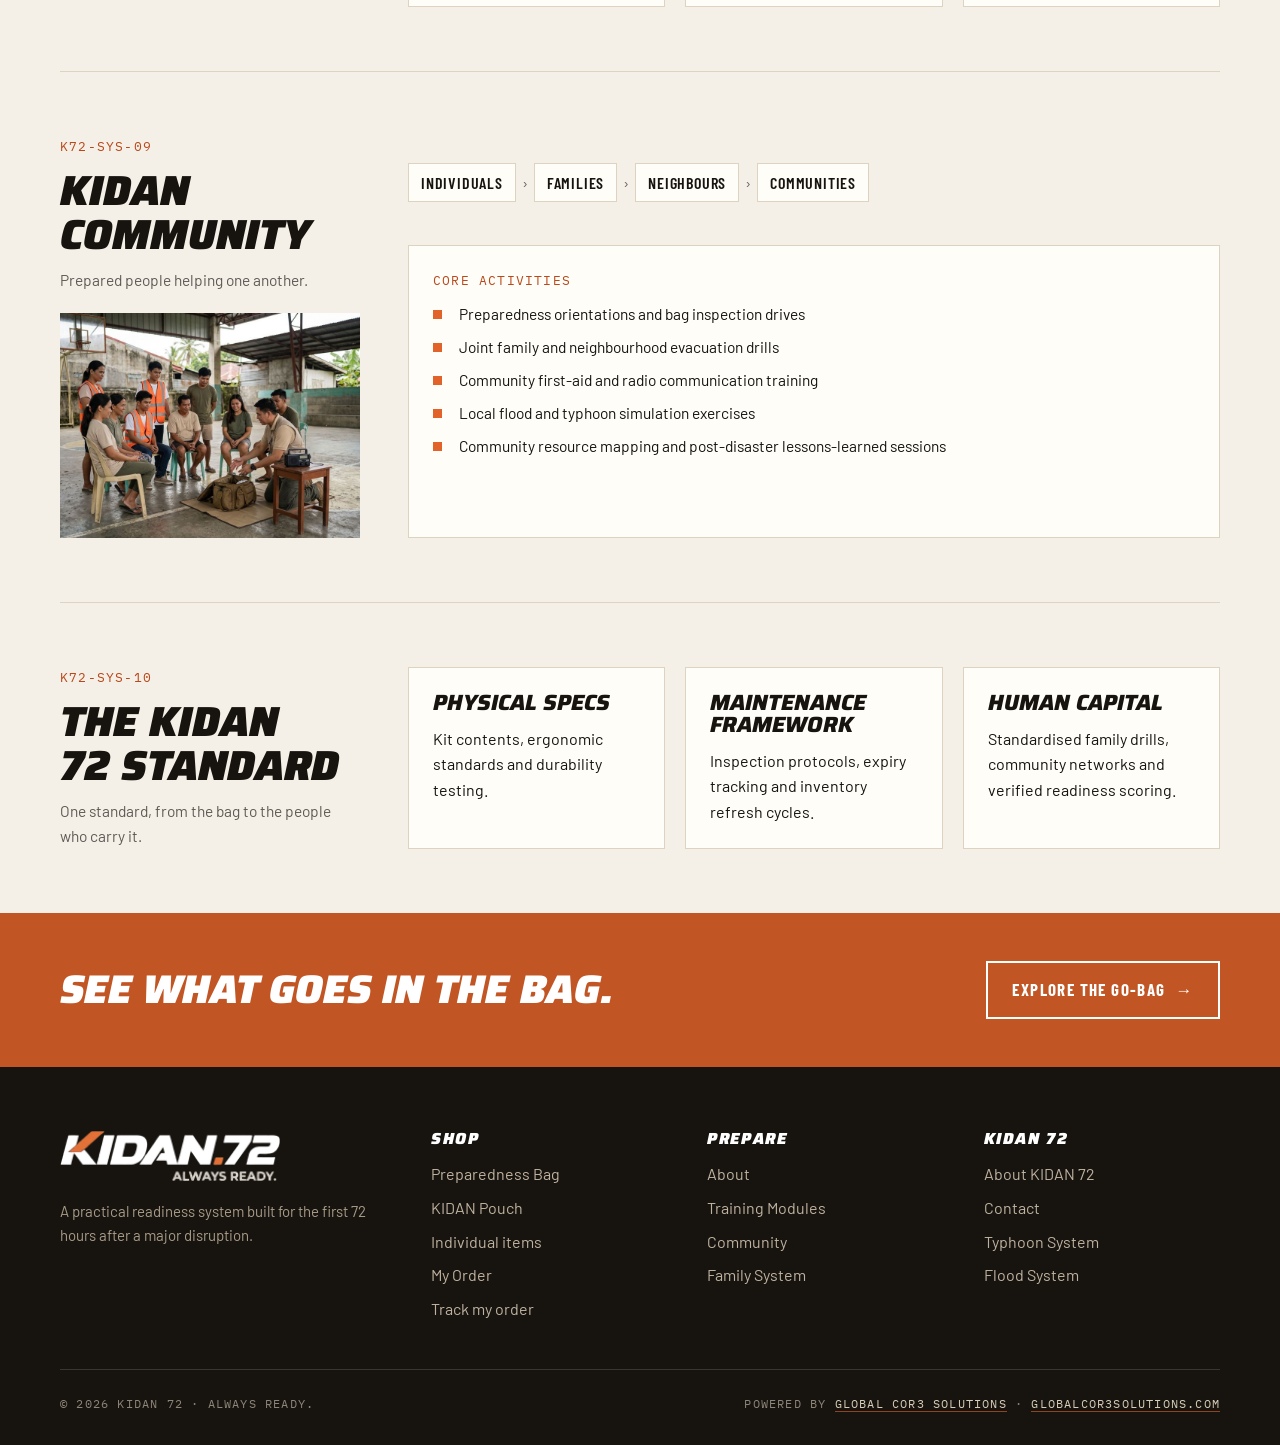
<file: system.html>
<!DOCTYPE html>
<html lang="en">
<head>
  <meta charset="UTF-8">
  <meta name="viewport" content="width=device-width, initial-scale=1">
  <title>The System — KIDAN 72</title>
  <meta name="description" content="The KIDAN 72 system: database, family system, flood and typhoon protocols, 72-hour management, community and the KIDAN 72 Standard.">
  <meta property="og:title" content="The System — KIDAN 72">
  <meta property="og:description" content="The KIDAN 72 system: database, family system, flood and typhoon protocols, 72-hour management, community and the KIDAN 72 Standard.">
  <meta property="og:type" content="website">
  <meta name="theme-color" content="#F5F0E7">
  <link rel="icon" href="assets/img/favicon.png">
  <link rel="preconnect" href="https://fonts.googleapis.com">
  <link rel="preconnect" href="https://fonts.gstatic.com" crossorigin>
  <link rel="stylesheet" href="https://fonts.googleapis.com/css2?family=Saira:ital,wght@1,800;1,900&family=Barlow+Condensed:wght@500;600;700&family=Barlow:wght@400;500;600&family=IBM+Plex+Mono:wght@400;500&display=swap">
  <link rel="stylesheet" href="css/style.css?v=20261025b">
</head>
<body data-page="system">
  <header id="site-header"></header>

  <main>
    <section class="page-hero">
      <div class="wrap">
        <nav class="breadcrumb" aria-label="Breadcrumb"><a href="index.html">Home</a> / The System</nav>
        <span class="eyebrow">System overview</span>
        <h1>Built for disruptions, fosters resilience</h1>
      </div>
    </section>

    <!-- Jump to a section (stays at the top while scrolling) -->
    <div class="subnav-bar"><div class="wrap">
      <nav class="subnav" aria-label="On this page">
          <a href="#database">Database</a><a href="#family">Family</a><a href="#typhoon">Typhoon</a><a href="#flood">Flood</a><a href="#hours">72-Hour Management</a><a href="#community">Community</a><a href="#standard">Standard</a>
        </nav>
    </div></div>

    <div class="wrap">

      <!-- Database -->
      <section class="sys" id="database">
        <div class="sys-head">
          <span class="serial">K72-SYS-02</span>
          <h2>KIDAN Database</h2>
          <p>Know what you have. Know where it is. Know whether it is ready.</p>
          <img class="sys-photo" src="assets/img/photo-kit.jpg" srcset="assets/img/photo-kit-800.jpg 800w, assets/img/photo-kit.jpg 1600w" sizes="(max-width: 760px) 100vw, 50vw" alt="" loading="lazy">
        </div>
        <div class="table-scroll">
          <table class="datatable">
            <tbody>
              <tr><th>Identification</th><td>Serial number, owner or family profile, bag type</td></tr>
              <tr><th>Inventory &amp; Expiry</th><td>Itemised contents, quantities, food and medicine expiration dates</td></tr>
              <tr><th>Status Monitoring</th><td>Battery and charging health, inspection history, maintenance records</td></tr>
              <tr><th>Logistics &amp; Emergency</th><td>Replacement dates, optional tracker information, emergency contacts</td></tr>
              <tr><th>Training Records</th><td>Completed modules and drill participation history</td></tr>
            </tbody>
          </table>
        </div>
      </section>

      <!-- Family -->
      <section class="sys" id="family">
        <div class="sys-head">
          <span class="serial">K72-SYS-05</span>
          <h2>Family System</h2>
          <p>Everyone knows their part before the alarm sounds.</p>
          <img class="sys-photo" src="assets/img/photo-family.jpg" srcset="assets/img/photo-family-800.jpg 800w, assets/img/photo-family.jpg 1600w" sizes="(max-width: 760px) 100vw, 50vw" alt="" loading="lazy">
        </div>
        <div class="stack">
          <div class="cols">
            <div class="panel"><h4>Emergency Meeting Point</h4><p>One designated safe location inside the neighbourhood and one outside it.</p></div>
            <div class="panel"><h4>Evacuation Routes</h4><p>A primary and a secondary path out of the area, walked in advance.</p></div>
            <div class="panel"><h4>Communication Strategy</h4><p>Primary and backup channels, plus a written emergency contact list.</p></div>
            <div class="panel"><h4>Roles &amp; Special Care</h4><p>Individual responsibilities, with arrangements for children, the elderly, family members with special needs, and pets.</p></div>
            <div class="panel"><h4>Asset Protection</h4><p>Secured documents, and everyone knows how to shut off water, gas and electricity.</p></div>
            <div class="panel"><h4>Family Drill</h4><p>Run it at least twice a year, once at night. Time it and debrief.</p></div>
          </div>
          <div class="panel">
            <span class="serial">Family drill workflow</span>
            <div class="flow"><span>Alarm</span><i>›</i><span>Grab</span><i>›</i><span>Communicate</span><i>›</i><span>Move</span><i>›</i><span>Account</span><i>›</i><span>Debrief</span></div>
          </div>
        </div>
      </section>

      <!-- Typhoon -->
      <section class="sys" id="typhoon">
        <div class="sys-head">
          <span class="serial">K72-SYS-07</span>
          <h2>Typhoon System</h2>
          <p>One sequence: before, during, after.</p>
          <img class="sys-photo" src="assets/img/hero-mobile.jpg" alt="" loading="lazy">
        </div>
        <div class="panel" style="gap:0">
          <div class="phase-row"><span class="lbl">BEFORE</span><div class="flow"><span>Prepare</span><i>›</i><span>Monitor</span><i>›</i><span>Secure</span><i>›</i><span>Charge</span><i>›</i><span>Pack</span><i>›</i><span>Decide</span></div></div>
          <div class="phase-row"><span class="lbl">DURING</span><div class="flow"><span>Stay Informed</span><i>›</i><span>Stay Sheltered</span><i>›</i><span>Communicate</span><i>›</i><span>Conserve Resources</span></div></div>
          <div class="phase-row"><span class="lbl">AFTER</span><div class="flow"><span>Assess</span><i>›</i><span>Account</span><i>›</i><span>Communicate</span><i>›</i><span>Move Safely</span><i>›</i><span>Recover</span></div></div>
        </div>
      </section>

      <!-- Flood -->
      <section class="sys" id="flood">
        <div class="sys-head">
          <span class="serial">K72-SYS-06</span>
          <h2>Flood System</h2>
          <p>The most underestimated hazard.</p>
          <img class="sys-photo" src="assets/img/photo-flood.jpg" srcset="assets/img/photo-flood-800.jpg 800w, assets/img/photo-flood.jpg 1600w" sizes="(max-width: 760px) 100vw, 50vw" alt="" loading="lazy">
        </div>
        <div class="cols">
          <div class="panel">
            <span class="serial">Before flooding</span>
            <ul class="ticklist">
              <li>Monitor official weather warnings</li>
              <li>Prepare and inspect the KIDAN Go-Bag</li>
              <li>Fully charge all power banks and devices</li>
              <li>Elevate electronics, furniture and valuables</li>
              <li>Secure critical documents in waterproof casings</li>
              <li>Pre-identify clear evacuation routes</li>
              <li>Leave early when local authorities advise evacuation</li>
            </ul>
          </div>
          <div class="panel">
            <span class="serial">During flooding</span>
            <ul class="ticklist">
              <li>Avoid wading or moving through floodwater</li>
              <li>Stay clear of submerged electrical hazards and power lines</li>
              <li>Never assume floodwater is safe or uncontaminated</li>
              <li>Keep the Go-Bag completely dry</li>
              <li>Follow official LGU evacuation instructions</li>
              <li>Keep a continuous headcount of all family members</li>
            </ul>
          </div>
        </div>
      </section>

      <!-- 72 hours -->
      <section class="sys" id="hours">
        <div class="sys-head">
          <span class="serial">K72-SYS-08</span>
          <h2>72-Hour Management</h2>
          <p>Three phases. Finite supplies.</p>
        </div>
        <div class="cols three">
          <div class="panel"><span class="serial">Hours 0–24</span><h4>Immediate Survival</h4><p>Immediate safety, establish communication, secure a light source, consume immediate food and water, gather situational information.</p></div>
          <div class="panel"><span class="serial">Hours 24–48</span><h4>Sustained Stability</h4><p>Rationing and conservation, hygiene and sanitation, power bank preservation, family welfare checks.</p></div>
          <div class="panel"><span class="serial">Hours 48–72</span><h4>Transition &amp; Recovery</h4><p>Extended self-reliance, reassessment of supplies, resupply or evacuation decisions, preparing for recovery.</p></div>
        </div>
      </section>

      <!-- Community -->
      <section class="sys" id="community">
        <div class="sys-head">
          <span class="serial">K72-SYS-09</span>
          <h2>KIDAN Community</h2>
          <p>Prepared people helping one another.</p>
          <img class="sys-photo" src="assets/img/photo-community.jpg" srcset="assets/img/photo-community-800.jpg 800w, assets/img/photo-community.jpg 1600w" sizes="(max-width: 760px) 100vw, 50vw" alt="" loading="lazy">
        </div>
        <div class="stack">
          <div class="flow"><span>Individuals</span><i>›</i><span>Families</span><i>›</i><span>Neighbours</span><i>›</i><span>Communities</span></div>
          <div class="panel">
            <span class="serial">Core activities</span>
            <ul class="ticklist">
              <li>Preparedness orientations and bag inspection drives</li>
              <li>Joint family and neighbourhood evacuation drills</li>
              <li>Community first-aid and radio communication training</li>
              <li>Local flood and typhoon simulation exercises</li>
              <li>Community resource mapping and post-disaster lessons-learned sessions</li>
            </ul>
          </div>
        </div>
      </section>

      <!-- Standard -->
      <section class="sys" id="standard">
        <div class="sys-head">
          <span class="serial">K72-SYS-10</span>
          <h2>The KIDAN 72 Standard</h2>
          <p>One standard, from the bag to the people who carry it.</p>
        </div>
        <div class="cols three">
          <div class="panel"><h4>Physical Specs</h4><p>Kit contents, ergonomic standards and durability testing.</p></div>
          <div class="panel"><h4>Maintenance Framework</h4><p>Inspection protocols, expiry tracking and inventory refresh cycles.</p></div>
          <div class="panel"><h4>Human Capital</h4><p>Standardised family drills, community networks and verified readiness scoring.</p></div>
        </div>
      </section>
    </div>

    <section class="cta-band">
      <div class="wrap">
        <h2>See what goes in the bag.</h2>
        <a class="btn" href="gobag.html">Explore the Go-Bag <span class="arrow">→</span></a>
      </div>
    </section>
  </main>

  <footer id="site-footer"></footer>

  <script src="js/config.js?v=20261025b"></script>
  <script src="js/data.js?v=20261025b"></script>
  <script src="js/store.js?v=20261025b"></script>
  <script src="js/site.js?v=20261025b"></script>
</body>
</html>
</file>
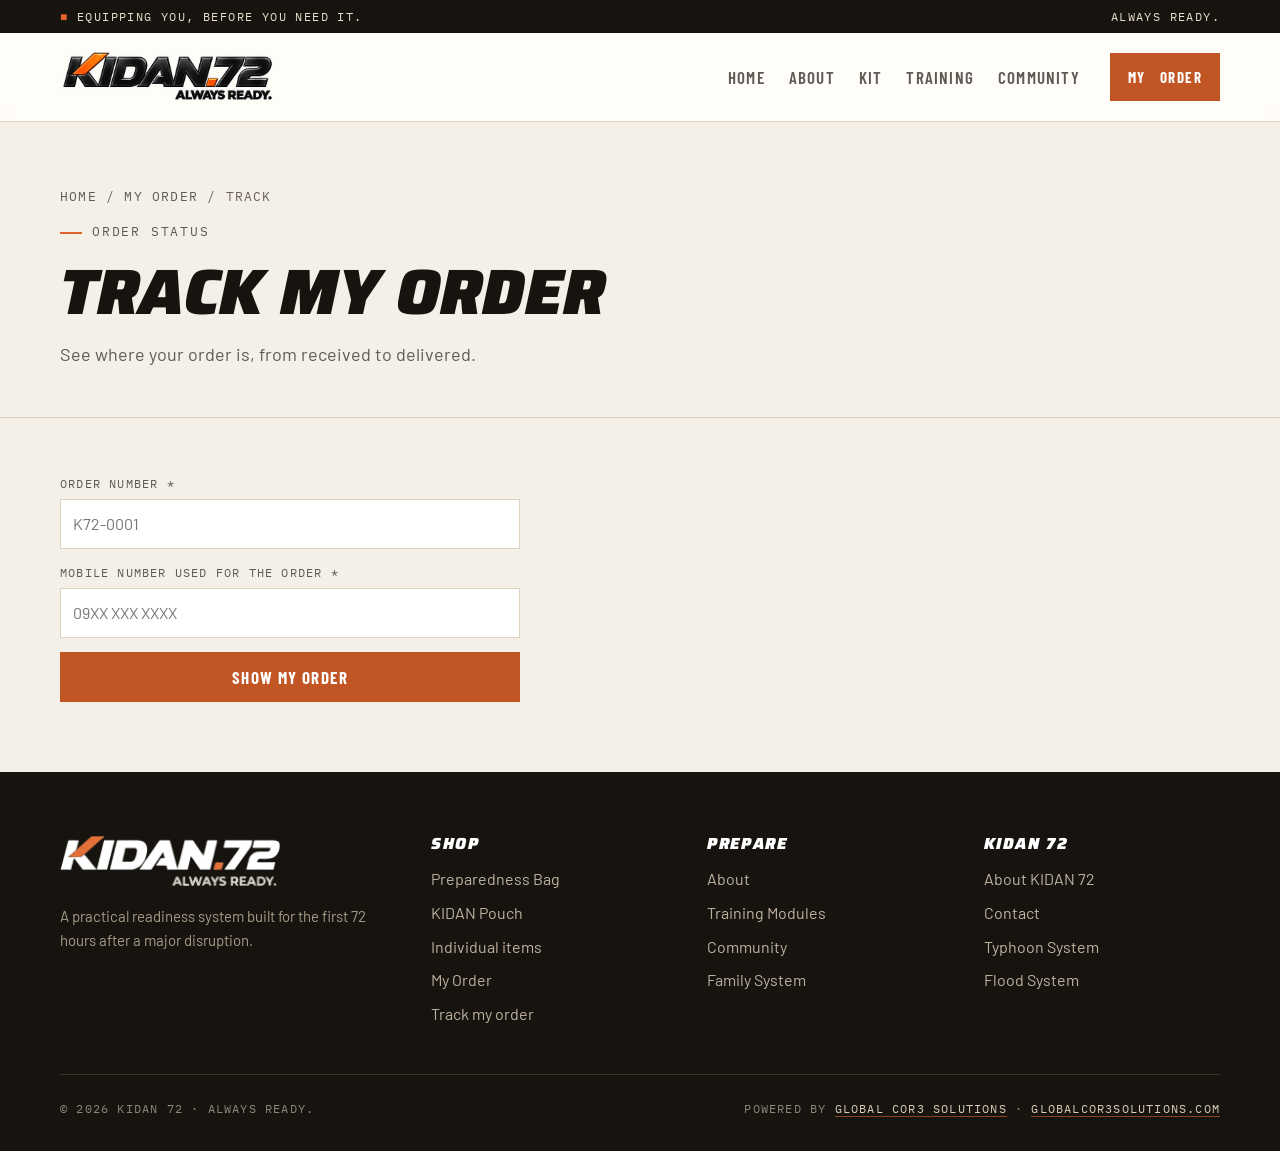
<file: track.html>
<!DOCTYPE html>
<html lang="en">
<head>
  <meta charset="UTF-8">
  <meta name="viewport" content="width=device-width, initial-scale=1">
  <title>Track my order — KIDAN 72</title>
  <meta name="description" content="Check the status of your KIDAN 72 order.">
  <meta name="robots" content="noindex">
  <meta property="og:title" content="Track my order — KIDAN 72">
  <meta property="og:description" content="KIDAN 72 — a Philippine typhoon and flood preparedness system. Always Ready.">
  <meta property="og:type" content="website">
  <meta name="theme-color" content="#F5F0E7">
  <link rel="icon" href="assets/img/favicon.png">
  <link rel="preconnect" href="https://fonts.googleapis.com">
  <link rel="preconnect" href="https://fonts.gstatic.com" crossorigin>
  <link rel="stylesheet" href="https://fonts.googleapis.com/css2?family=Saira:ital,wght@1,800;1,900&family=Barlow+Condensed:wght@500;600;700&family=Barlow:wght@400;500;600&family=IBM+Plex+Mono:wght@400;500&display=swap">
  <link rel="stylesheet" href="css/style.css?v=20261025b">
</head>
<body data-page="order">
  <header id="site-header"></header>

  <main>
    <section class="page-hero">
      <div class="wrap">
        <nav class="breadcrumb" aria-label="Breadcrumb"><a href="index.html">Home</a> / <a href="order.html">My Order</a> / Track</nav>
        <span class="eyebrow">Order status</span>
        <h1>Track my order</h1>
        <p class="lede">See where your order is, from received to delivered.</p>
      </div>
    </section>

    <section class="section tight">
      <div class="wrap">
        <form id="track-form" class="track-form" novalidate>
          <div class="field"><label for="t-order">Order number *</label><input id="t-order" name="order" placeholder="K72-0001" autocapitalize="characters" required></div>
          <div class="field"><label for="t-mobile">Mobile number used for the order *</label><input id="t-mobile" name="mobile" type="tel" autocomplete="tel" placeholder="09XX XXX XXXX" required></div>
          <button type="submit" class="btn btn-primary">Show my order</button>
          <p class="fineprint" id="track-msg" role="alert"></p>
        </form>
        <div id="track-result" hidden></div>
      </div>
    </section>
  </main>

  <footer id="site-footer"></footer>

  <script src="js/config.js?v=20261025b"></script>
  <script src="js/data.js?v=20261025b"></script>
  <script src="js/store.js?v=20261025b"></script>
  <script src="js/site.js?v=20261025b"></script>
  <script src="js/track.js?v=20261025b"></script>
</body>
</html>
</file>
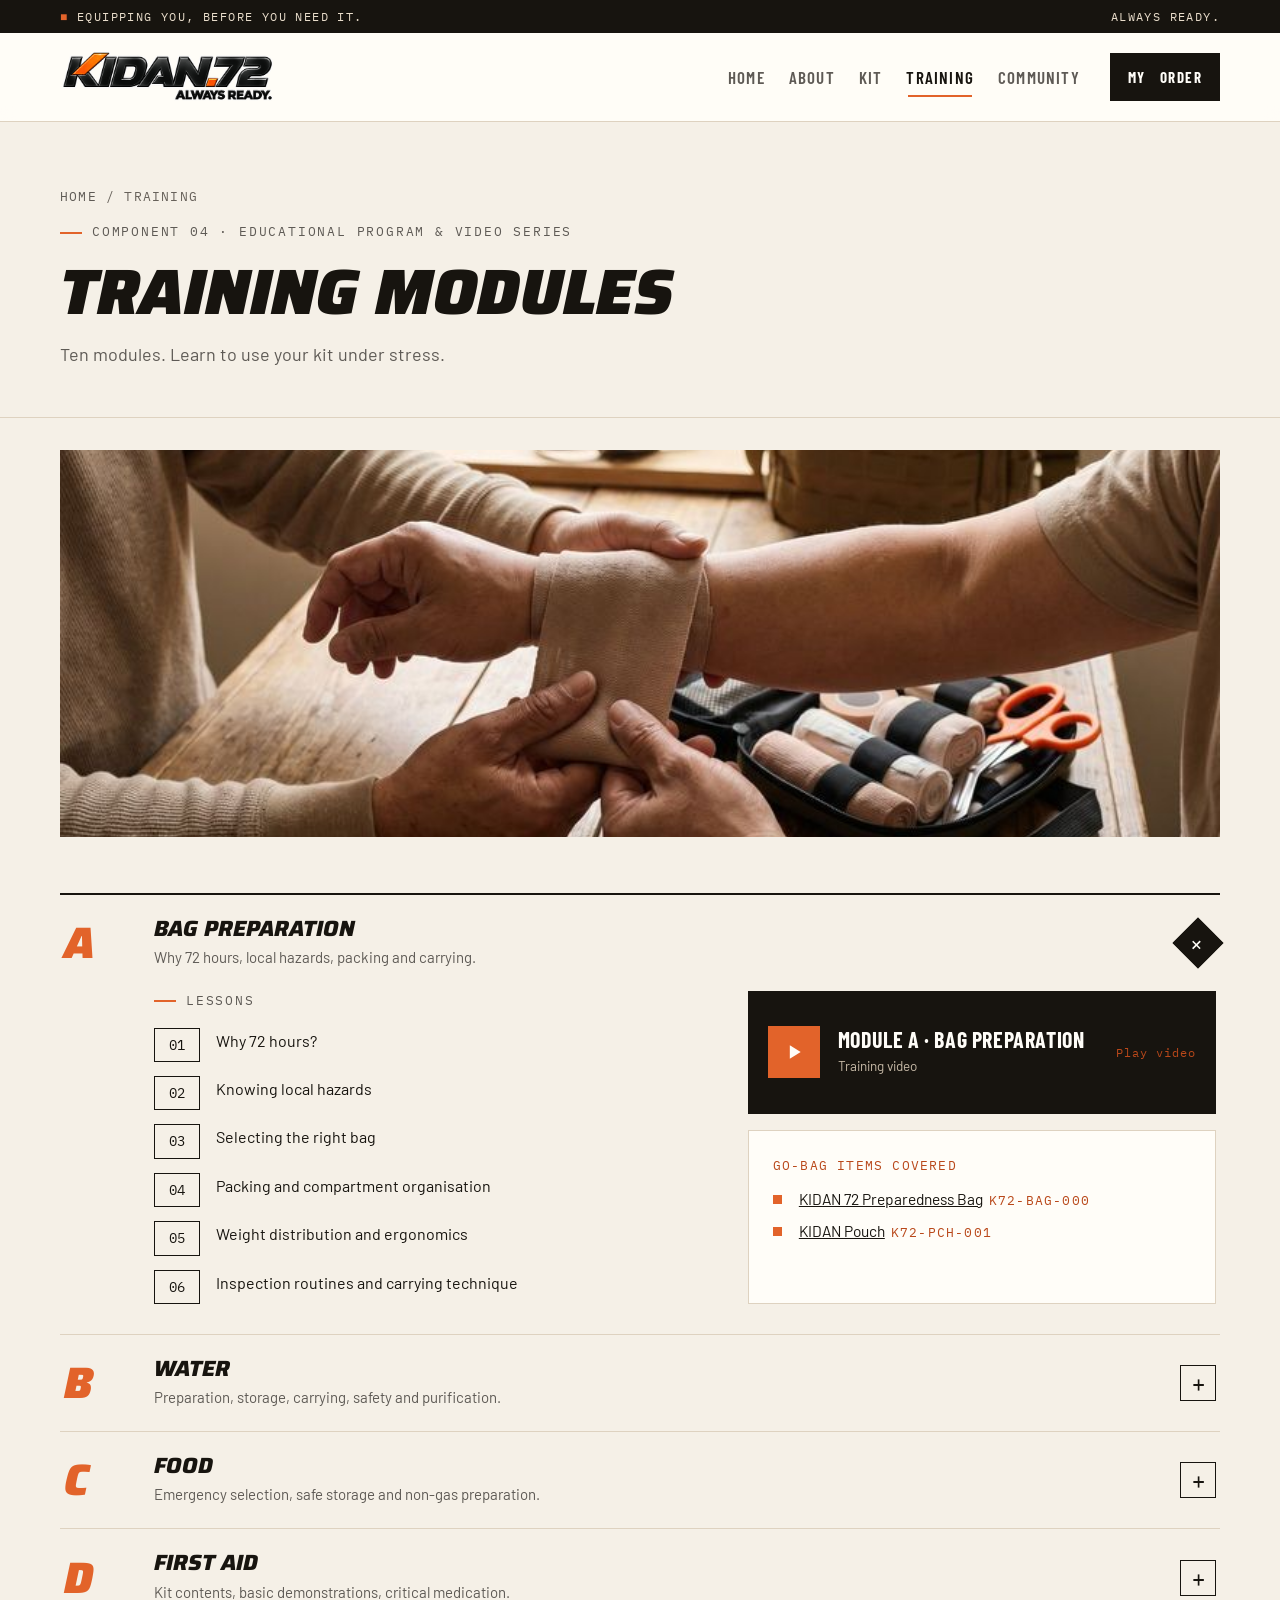
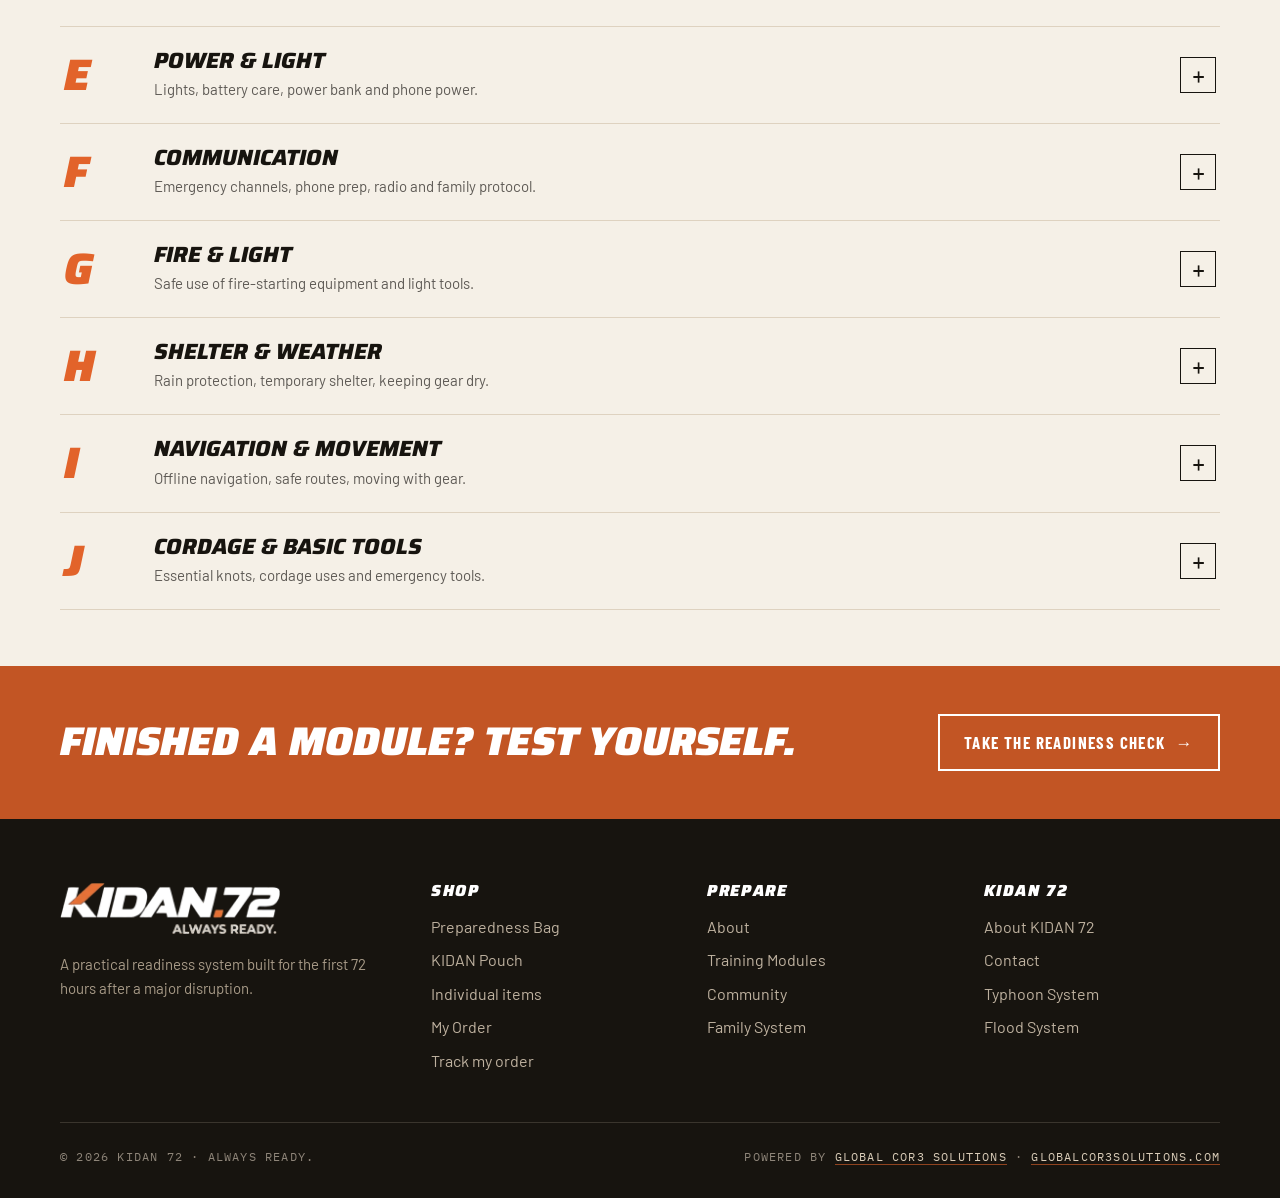
<file: training.html>
<!DOCTYPE html>
<html lang="en">
<head>
  <meta charset="UTF-8">
  <meta name="viewport" content="width=device-width, initial-scale=1">
  <title>Training Modules — KIDAN 72</title>
  <meta name="description" content="KIDAN 72 training modules A to J: bag preparation, water, food, first aid, power, communication, fire, shelter, navigation and cordage.">
  <meta property="og:title" content="Training Modules — KIDAN 72">
  <meta property="og:description" content="KIDAN 72 training modules A to J: bag preparation, water, food, first aid, power, communication, fire, shelter, navigation and cordage.">
  <meta property="og:type" content="website">
  <meta name="theme-color" content="#F5F0E7">
  <link rel="icon" href="assets/img/favicon.png">
  <link rel="preconnect" href="https://fonts.googleapis.com">
  <link rel="preconnect" href="https://fonts.gstatic.com" crossorigin>
  <link rel="stylesheet" href="https://fonts.googleapis.com/css2?family=Saira:ital,wght@1,800;1,900&family=Barlow+Condensed:wght@500;600;700&family=Barlow:wght@400;500;600&family=IBM+Plex+Mono:wght@400;500&display=swap">
  <link rel="stylesheet" href="css/style.css?v=20261025b">
</head>
<body data-page="training">
  <header id="site-header"></header>

  <main>
    <section class="page-hero">
      <div class="wrap">
        <nav class="breadcrumb" aria-label="Breadcrumb"><a href="index.html">Home</a> / Training</nav>
        <span class="eyebrow">Component 04 · Educational Program &amp; Video Series</span>
        <h1>Training Modules</h1>
        <p class="lede">Ten modules. Learn to use your kit under stress.</p>
      </div>
    </section>

    <div class="wrap" style="padding-top:32px"><img class="page-banner frame" src="assets/img/photo-training.jpg" srcset="assets/img/photo-training-800.jpg 800w, assets/img/photo-training.jpg 1600w" sizes="(max-width: 760px) 100vw, 50vw" alt="Hands-on first-aid training" loading="lazy"></div>

    <section class="section tight">
      <div class="wrap">
        <div class="modules" id="modules"></div>
      </div>
    </section>

    <section class="cta-band">
      <div class="wrap">
        <h2>Finished a module? Test yourself.</h2>
        <a class="btn" href="readiness.html">Take the Readiness Check <span class="arrow">→</span></a>
      </div>
    </section>
  </main>

  <footer id="site-footer"></footer>

  <script src="js/config.js?v=20261025b"></script>
  <script src="js/data.js?v=20261025b"></script>
  <script src="js/store.js?v=20261025b"></script>
  <script src="js/site.js?v=20261025b"></script>
  <script src="js/training.js?v=20261025b"></script>
</body>
</html>
</file>
<file: css/style.css>
/* =========================================================
   KIDAN 72 — Site stylesheet
   Layout: light field-manual. Paper ground, black type,
   orange used sparingly as the signal colour. Serial labels
   and corner brackets carry the tactical character.
   ========================================================= */

:root {
  /* Colour */
  --paper: #F5F0E7;       /* page ground */
  --card: #FFFDF8;        /* raised surfaces */
  --sand: #E9DDCB;        /* soft panels */
  --tan: #C59F78;         /* logo tan */
  --ink: #17140F;         /* logo black */
  --steel: #5E5A55;       /* "ALWAYS READY." grey */
  --muted: #8A8279;
  --orange: #E2632A;      /* logo orange */
  --orange-dark: #B9481A;
  --line: #DED2C0;
  --ok: #3F7A4A;

  /* Type */
  --f-display: "Barlow Condensed", "Arial Narrow", Arial, sans-serif;
  --f-body: "Barlow", "Segoe UI", Helvetica, Arial, sans-serif;
  --f-mono: "IBM Plex Mono", ui-monospace, Menlo, Consolas, monospace;

  /* Scale */
  --s-1: 13px; --s0: 16px; --s1: 18px; --s2: 22px; --s3: 28px; --s4: 40px; --s5: 56px;
  --wrap: 1200px;
  --gutter: 20px;
  color-scheme: light;
}

*, *::before, *::after { box-sizing: border-box; }
html { scroll-behavior: smooth; }
body {
  margin: 0;
  background: var(--paper);
  color: var(--ink);
  font-family: var(--f-body);
  font-size: var(--s0);
  line-height: 1.6;
  -webkit-font-smoothing: antialiased;
}
img, video { max-width: 100%; display: block; }
a { color: inherit; }
:focus-visible { outline: 2px solid var(--orange); outline-offset: 3px; }
@media (prefers-reduced-motion: reduce) { * { animation: none !important; transition: none !important; scroll-behavior: auto !important; } }

.wrap { max-width: var(--wrap); margin: 0 auto; padding-inline: var(--gutter); }

/* ---------- Type ---------- */
h1, h2, h3, h4 { font-family: var(--f-display); font-weight: 700; text-transform: uppercase; line-height: 1; margin: 0; letter-spacing: .3px; text-wrap: balance; }
h1 { font-size: clamp(44px, 6.4vw, 78px); letter-spacing: -.2px; }
h2 { font-size: clamp(32px, 4.2vw, var(--s5)); }
h3 { font-size: var(--s3); }
h4 { font-size: var(--s2); }
p { margin: 0; max-width: 66ch; }
.lede { font-size: var(--s1); color: var(--steel); }
.eyebrow {
  font-family: var(--f-mono); font-size: var(--s-1); letter-spacing: 1.8px; text-transform: uppercase;
  color: var(--steel); display: inline-flex; align-items: center; gap: 10px;
}
.eyebrow::before { content: ""; width: 22px; height: 2px; background: var(--orange); }
.serial { font-family: var(--f-mono); font-size: 12.5px; letter-spacing: 1.2px; color: var(--steel); text-transform: uppercase; font-variant-numeric: tabular-nums; }
.accent { color: var(--orange); }

/* ---------- Header ---------- */
.site-header { position: sticky; top: env(safe-area-inset-top, 0px); z-index: 50; background: rgba(255, 253, 248, .94); backdrop-filter: saturate(1.2) blur(8px); border-bottom: 1px solid var(--line); }
.topline { background: var(--ink); color: #E9DDCB; font-family: var(--f-mono); font-size: 12px; letter-spacing: 1.4px; text-transform: uppercase; }
.topline .wrap { display: flex; justify-content: space-between; gap: 16px; padding-block: 7px; flex-wrap: wrap; }
.topline b { color: var(--orange); font-weight: 500; }
.nav { display: flex; align-items: center; gap: 20px; padding-block: 14px; }
.brand img { height: 34px; width: auto; }
.menu { display: flex; gap: 4px; margin-left: auto; list-style: none; padding: 0; margin-block: 0; }
.menu a {
  display: block; padding: 8px 10px; white-space: nowrap; text-decoration: none; font-family: var(--f-display); font-weight: 600;
  font-size: 17px; letter-spacing: 1.2px; text-transform: uppercase; color: var(--steel); position: relative;
}
.menu a:hover { color: var(--ink); }
.menu a[aria-current="page"] { color: var(--ink); }
.menu a[aria-current="page"]::after { content: ""; position: absolute; left: 12px; right: 12px; bottom: 2px; height: 2px; background: var(--orange); }
.nav .btn { padding: 10px 18px; font-size: 15px; }
.menu-toggle { display: none; margin-left: auto; background: none; border: 1px solid var(--ink); padding: 8px 12px; font-family: var(--f-display); font-weight: 700; letter-spacing: 1.2px; text-transform: uppercase; cursor: pointer; color: var(--ink); }

@media (max-width: 1100px) {
  .menu-toggle { display: inline-block; }
  .nav { flex-wrap: wrap; gap: 12px; }
  .nav .btn { display: none; }
  .menu { display: none; width: 100%; flex-direction: column; margin-left: 0; border-top: 1px solid var(--line); padding-top: 8px; }
  .menu.open { display: flex; }
  .menu a[aria-current="page"]::after { left: 0; right: auto; width: 3px; top: 8px; bottom: 8px; height: auto; }
  .topline .hide-sm { display: none; }
}

/* ---------- Buttons ---------- */
.btn {
  display: inline-flex; align-items: center; justify-content: center; gap: 10px;
  font-family: var(--f-display); font-weight: 700; font-size: 17px; letter-spacing: 1.4px; text-transform: uppercase;
  padding: 13px 24px; text-decoration: none; cursor: pointer; border: 2px solid var(--ink); color: var(--ink); background: transparent;
  transition: background .15s, color .15s, transform .15s;
}
.btn:hover { transform: translateY(-1px); }
.btn-primary { background: var(--orange); border-color: var(--orange); color: #fff; }
.btn-primary:hover { background: var(--orange-dark); border-color: var(--orange-dark); }
.btn-dark { background: var(--ink); color: var(--card); }
.btn-dark:hover { background: #000; }
.btn-ghost:hover { background: var(--ink); color: var(--card); }
.btn .arrow { transition: transform .15s; }
.btn:hover .arrow { transform: translateX(3px); }
.btn-row { display: flex; flex-wrap: wrap; gap: 12px; }

/* ---------- Sections ---------- */
main { display: block; }
.section { padding-block: 88px; }
.section.tight { padding-block: 56px; }
.section.sand { background: var(--sand); }
.section.ink { background: var(--ink); color: var(--card); }
.section.ink .eyebrow, .section.ink .lede { color: #C8BBA8; }
.section-head { display: grid; gap: 14px; margin-bottom: 40px; }
.section-head.split { grid-template-columns: minmax(0, 1fr) auto; align-items: end; }
@media (max-width: 760px) { .section-head.split { grid-template-columns: 1fr; } }

/* Bracketed frame — the tactical device, used on media and key panels */
.frame { position: relative; }
.frame::before, .frame::after { content: ""; position: absolute; width: 22px; height: 22px; border: 2px solid var(--orange); z-index: 2; pointer-events: none; }
.frame::before { top: -8px; left: -8px; border-right: 0; border-bottom: 0; }
.frame::after { bottom: -8px; right: -8px; border-left: 0; border-top: 0; }

/* ---------- Page hero (inner pages) ---------- */
.page-hero { padding-block: 64px 48px; border-bottom: 1px solid var(--line); background:
  linear-gradient(var(--paper), var(--paper)) padding-box,
  repeating-linear-gradient(90deg, transparent 0 79px, rgba(23,20,15,.04) 79px 80px); }
.page-hero .wrap { display: grid; gap: 16px; }
.breadcrumb { font-family: var(--f-mono); font-size: 12.5px; letter-spacing: 1.2px; text-transform: uppercase; color: var(--muted); }
.breadcrumb a { text-decoration: none; color: var(--steel); }
.breadcrumb a:hover { color: var(--orange); }

/* ---------- Home hero ---------- */
.hero { padding-block: 64px 80px; position: relative; overflow: hidden; }
.hero .wrap { display: grid; grid-template-columns: minmax(0, 1fr) minmax(0, 1.05fr); gap: 56px; align-items: center; }
.hero-copy { display: grid; gap: 22px; }
.hero h1 .accent { display: block; }
.hero-media { background: var(--sand); }
.hero-media video { width: 100%; aspect-ratio: 16 / 9; object-fit: cover; background: var(--tan); }
.hero-caption { display: flex; justify-content: space-between; gap: 12px; padding: 10px 2px 0; }
@media (max-width: 900px) { .hero .wrap { grid-template-columns: 1fr; gap: 40px; } }

.stats { display: grid; grid-template-columns: repeat(4, minmax(0, 1fr)); border-top: 1px solid var(--line); border-bottom: 1px solid var(--line); background: var(--card); }
.stat { padding: 26px 22px; border-right: 1px solid var(--line); display: grid; gap: 4px; }
.stat:last-child { border-right: 0; }
.stat b { font-family: var(--f-display); font-size: 48px; line-height: 1; font-weight: 700; font-variant-numeric: tabular-nums; }
.stat b span { color: var(--orange); }
.stat small { color: var(--steel); font-size: 14.5px; }
@media (max-width: 760px) { .stats { grid-template-columns: repeat(2, minmax(0, 1fr)); } .stat:nth-child(2) { border-right: 0; } .stat:nth-child(-n+2) { border-bottom: 1px solid var(--line); } }

/* ---------- Film block ---------- */
.film { display: grid; grid-template-columns: minmax(0, 1.4fr) minmax(0, 1fr); gap: 48px; align-items: center; }
.film video { width: 100%; aspect-ratio: 16 / 9; background: #000; }
.film .copy { display: grid; gap: 18px; }
@media (max-width: 900px) { .film { grid-template-columns: 1fr; } }

/* ---------- System components ---------- */
.components { display: grid; grid-template-columns: repeat(auto-fill, minmax(260px, 1fr)); gap: 1px; background: var(--line); border: 1px solid var(--line); }
.component { background: var(--card); padding: 26px 24px; display: grid; gap: 10px; align-content: start; text-decoration: none; transition: background .15s; }
.component:hover { background: #fff; }
.component:hover h4 { color: var(--orange); }
.component p { color: var(--steel); font-size: 15px; }
.component .serial { color: var(--orange); }

/* ---------- Approach chain ---------- */
.chain { display: flex; flex-wrap: wrap; gap: 8px; align-items: center; }
.chain span { color: var(--ink); font-family: var(--f-display); font-weight: 600; letter-spacing: 1px; text-transform: uppercase; font-size: 17px; padding: 8px 14px; border: 1px solid currentColor; }
.chain i { font-style: normal; color: var(--orange); }
.chain span.end { background: var(--orange); border-color: var(--orange); color: #fff; }

.compare { display: grid; grid-template-columns: 1fr 1fr; gap: 20px; margin-block: 32px; }
.compare > div { padding: 28px; border: 1px solid var(--line); background: var(--card); display: grid; gap: 8px; }
.compare .q { font-family: var(--f-display); font-weight: 700; font-size: 34px; text-transform: uppercase; line-height: 1.05; }
.compare .old .q { color: #8E8579; text-decoration: line-through; text-decoration-color: var(--orange); text-decoration-thickness: 3px; }
.compare .new { background: #FBE9DF; border-color: var(--orange); }
@media (max-width: 760px) { .compare { grid-template-columns: 1fr; } }

/* ---------- Catalog (Go-Bag) ---------- */
.bag-feature { display: grid; grid-template-columns: minmax(0, 1.15fr) minmax(0, 1fr); gap: 48px; align-items: center; }
@media (max-width: 900px) { .bag-feature { grid-template-columns: 1fr; } }
.bag-specs { display: grid; gap: 0; margin: 0; }
.bag-specs div { display: grid; grid-template-columns: 150px minmax(0, 1fr); gap: 12px; padding: 12px 0; border-bottom: 1px solid var(--line); }
.bag-specs dt { font-family: var(--f-mono); font-size: 12.5px; letter-spacing: 1.2px; text-transform: uppercase; color: var(--muted); padding-top: 3px; }
.bag-specs dd { margin: 0; }

.toolbar { display: flex; flex-wrap: wrap; gap: 16px; justify-content: space-between; align-items: center; margin-bottom: 24px; }
.filters { display: flex; flex-wrap: wrap; gap: 6px; }
.filters button {
  font-family: var(--f-display); font-weight: 600; font-size: 15px; letter-spacing: 1px; text-transform: uppercase;
  padding: 7px 14px; border: 1px solid var(--line); background: var(--card); color: var(--steel); cursor: pointer;
}
.filters button:hover { border-color: var(--ink); color: var(--ink); }
.filters button[aria-pressed="true"] { background: var(--ink); border-color: var(--ink); color: var(--card); }
.count { font-family: var(--f-mono); font-size: 13px; color: var(--muted); letter-spacing: 1px; }

.catalog { display: grid; grid-template-columns: repeat(auto-fill, minmax(250px, 1fr)); gap: 22px; }
.item {
  display: grid; grid-template-rows: auto 1fr; text-decoration: none; background: var(--card); border: 1px solid var(--line);
  transition: border-color .15s, transform .15s, box-shadow .15s;
}
.item:hover { border-color: var(--ink); transform: translateY(-3px); box-shadow: 0 12px 28px -18px rgba(23, 20, 15, .45); }
.item-body { padding: 16px 18px 18px; display: grid; gap: 8px; grid-template-rows: auto auto 1fr auto; }
.item-body h3 { font-size: 23px; }
.item-body p { color: var(--steel); font-size: 14.5px; }
.item-foot { display: flex; justify-content: space-between; align-items: center; padding-top: 12px; border-top: 1px dashed var(--line); font-family: var(--f-display); font-weight: 700; letter-spacing: 1.2px; text-transform: uppercase; font-size: 14px; }
.item-foot .go { color: var(--orange); }
.tag { font-family: var(--f-mono); font-size: 11.5px; letter-spacing: 1px; text-transform: uppercase; color: var(--steel); }

/* Photo slot: shows the product photo when it exists, a specimen plate when it doesn't */
.photo { position: relative; aspect-ratio: 4 / 3; background: var(--sand); overflow: hidden; }
.photo img { width: 100%; height: 100%; object-fit: cover; }
.photo .sn-badge { position: absolute; left: 10px; top: 10px; background: var(--ink); color: var(--card); font-family: var(--f-mono); font-size: 11.5px; letter-spacing: 1.2px; padding: 4px 8px; z-index: 2; }
.photo .placeholder { position: absolute; inset: 0; display: none; place-items: center; align-content: center; gap: 10px; color: var(--steel);
  background:
    linear-gradient(var(--sand), var(--sand)) padding-box,
    repeating-linear-gradient(45deg, transparent 0 10px, rgba(23,20,15,.035) 10px 11px);
  background-image: repeating-linear-gradient(45deg, transparent 0 12px, rgba(23,20,15,.045) 12px 13px); }
.photo .placeholder svg { width: 56px; height: 56px; color: var(--ink); opacity: .85; }
.photo .placeholder small { font-family: var(--f-mono); font-size: 11px; letter-spacing: 1.4px; text-transform: uppercase; color: var(--muted); }
.photo .ticks { position: absolute; inset: 12px; border: 1px dashed rgba(23,20,15,.18); pointer-events: none; display: none; }
.photo.no-photo img { display: none; }
.photo.no-photo .placeholder, .photo.no-photo .ticks { display: grid; }
.photo.large { aspect-ratio: 4 / 3; }
.photo.large .placeholder svg { width: 96px; height: 96px; }

/* ---------- Item detail ---------- */
.detail { display: grid; grid-template-columns: minmax(0, 1fr) minmax(0, 1fr); gap: 56px; align-items: start; }
@media (max-width: 900px) { .detail { grid-template-columns: 1fr; gap: 36px; } }
.detail-info { display: grid; gap: 22px; }
.detail-info h1 { font-size: clamp(40px, 5.4vw, 64px); }
.spec-table { display: grid; margin: 0; border-top: 2px solid var(--ink); }
.spec-table div { display: grid; grid-template-columns: 140px minmax(0, 1fr); gap: 12px; padding: 11px 0; border-bottom: 1px solid var(--line); font-size: 15.5px; }
.spec-table dt { font-family: var(--f-mono); font-size: 12px; letter-spacing: 1.2px; text-transform: uppercase; color: var(--muted); padding-top: 3px; }
.spec-table dd { margin: 0; }
.video-link {
  display: grid; grid-template-columns: auto minmax(0, 1fr) auto; gap: 18px; align-items: center; text-decoration: none;
  padding: 18px 20px; background: var(--ink); color: var(--card); transition: background .15s;
}
.video-link:hover { background: #000; }
.video-link .play { width: 52px; height: 52px; display: grid; place-items: center; background: var(--orange); }
.video-link .play svg { width: 20px; height: 20px; }
.video-link strong { font-family: var(--f-display); font-size: 22px; letter-spacing: .6px; text-transform: uppercase; display: block; line-height: 1.1; }
.video-link small { color: #C8BBA8; font-size: 13.5px; }
.video-link .ext { font-family: var(--f-mono); font-size: 12px; letter-spacing: 1px; color: var(--orange); }

.howto { display: grid; gap: 28px; }
.steps { list-style: none; margin: 0; padding: 0; display: grid; gap: 14px; counter-reset: s; }
.steps li { counter-increment: s; display: grid; grid-template-columns: 46px minmax(0, 1fr); gap: 16px; align-items: start; }
.steps li::before { content: counter(s, decimal-leading-zero); font-family: var(--f-mono); font-size: 14px; text-align: center; padding: 5px 0; border: 1px solid var(--ink); }
.note { padding: 16px 20px; border-left: 3px solid var(--orange); background: var(--card); font-size: 15.5px; }
.note strong { font-family: var(--f-display); text-transform: uppercase; letter-spacing: 1px; }
.two-col { display: grid; grid-template-columns: minmax(0, 1.3fr) minmax(0, 1fr); gap: 40px; align-items: start; }
@media (max-width: 900px) { .two-col { grid-template-columns: 1fr; } }
.pager { display: flex; justify-content: space-between; gap: 12px; flex-wrap: wrap; border-top: 1px solid var(--line); padding-top: 28px; }
.pager a { text-decoration: none; display: grid; gap: 2px; }
.pager a:last-child { text-align: right; }
.pager strong { font-family: var(--f-display); font-size: 22px; text-transform: uppercase; }
.pager a:hover strong { color: var(--orange); }

/* ---------- Training ---------- */
.modules { display: grid; gap: 0; border-top: 2px solid var(--ink); }
.module { border-bottom: 1px solid var(--line); }
.module summary { list-style: none; cursor: pointer; display: grid; grid-template-columns: 70px minmax(0, 1fr) auto; gap: 20px; align-items: center; padding: 22px 4px; }
.module summary::-webkit-details-marker { display: none; }
.module .code { font-family: var(--f-display); font-weight: 700; font-size: 44px; line-height: 1; color: var(--orange); }
.module summary h3 { font-size: 26px; }
.module summary p { color: var(--steel); font-size: 15px; margin-top: 4px; }
.module .toggle { font-family: var(--f-mono); font-size: 22px; width: 36px; height: 36px; display: grid; place-items: center; border: 1px solid var(--ink); transition: transform .2s; }
.module[open] .toggle { transform: rotate(45deg); background: var(--ink); color: var(--card); }
.module summary:hover h3 { color: var(--orange); }
.module-body { display: grid; grid-template-columns: minmax(0, 1.2fr) minmax(0, 1fr); gap: 32px; padding: 0 4px 30px 94px; }
@media (max-width: 760px) { .module-body { grid-template-columns: 1fr; padding-left: 4px; } .module summary { grid-template-columns: 50px minmax(0, 1fr) auto; gap: 12px; } .module .code { font-size: 34px; } }

/* ---------- Systems ---------- */
.subnav { display: flex; flex-wrap: wrap; gap: 8px; }
.subnav a { font-family: var(--f-mono); font-size: 12.5px; letter-spacing: 1.2px; text-transform: uppercase; text-decoration: none; padding: 7px 12px; border: 1px solid var(--line); background: var(--card); color: var(--steel); }
.subnav a:hover { border-color: var(--ink); color: var(--ink); }
.sys { display: grid; grid-template-columns: 300px minmax(0, 1fr); gap: 48px; padding-block: 64px; border-bottom: 1px solid var(--line); scroll-margin-top: 120px; }
.sys:last-child { border-bottom: 0; }
.sys-head { display: grid; gap: 12px; align-content: start; }
.sys-head .serial { color: var(--orange); }
.sys-head p { color: var(--steel); font-size: 15.5px; }
@media (max-width: 900px) { .sys { grid-template-columns: 1fr; gap: 24px; padding-block: 48px; } }
.phase-row { display: grid; grid-template-columns: 110px minmax(0, 1fr); gap: 18px; align-items: center; padding-block: 14px; border-bottom: 1px dashed var(--line); }
.phase-row:last-child { border-bottom: 0; }
.phase-row .lbl { font-family: var(--f-mono); font-size: 13px; letter-spacing: 1.6px; color: var(--orange); }
.flow { display: flex; flex-wrap: wrap; gap: 6px; align-items: center; }
.flow span { font-family: var(--f-display); font-weight: 600; text-transform: uppercase; letter-spacing: .8px; padding: 6px 12px; background: var(--card); border: 1px solid var(--line); font-size: 16px; }
.flow i { font-style: normal; color: var(--muted); }
.cols { display: grid; grid-template-columns: repeat(2, minmax(0, 1fr)); gap: 20px; }
.cols.three { grid-template-columns: repeat(3, minmax(0, 1fr)); }
@media (max-width: 760px) { .cols, .cols.three { grid-template-columns: 1fr; } }
.panel { background: var(--card); border: 1px solid var(--line); padding: 24px; display: grid; gap: 12px; align-content: start; }
.panel h4 { font-size: 22px; }
.panel .serial { color: var(--orange); }
.ticklist { list-style: none; margin: 0; padding: 0; display: grid; gap: 8px; }
.ticklist li { display: grid; grid-template-columns: 16px minmax(0, 1fr); gap: 10px; font-size: 15.5px; }
.ticklist li::before { content: ""; width: 9px; height: 9px; margin-top: 8px; background: var(--orange); }
.datatable { width: 100%; border-collapse: collapse; font-size: 15.5px; background: var(--card); }
.datatable th, .datatable td { text-align: left; padding: 12px 14px; border-bottom: 1px solid var(--line); vertical-align: top; }
.datatable th { font-family: var(--f-mono); font-size: 12px; letter-spacing: 1.2px; text-transform: uppercase; color: var(--muted); font-weight: 500; width: 190px; }
.table-scroll { overflow-x: auto; border: 1px solid var(--line); }

/* ---------- Readiness ---------- */
.ready-grid { display: grid; grid-template-columns: minmax(0, 1.5fr) minmax(0, 1fr); gap: 40px; align-items: start; }
@media (max-width: 900px) { .ready-grid { grid-template-columns: 1fr; } }
.checks { display: grid; gap: 10px; }
.check { display: grid; grid-template-columns: 30px minmax(0, 1fr) auto; gap: 16px; align-items: center; padding: 18px 20px; background: var(--card); border: 1px solid var(--line); cursor: pointer; transition: border-color .15s; }
.check:hover { border-color: var(--ink); }
.check input { appearance: none; width: 26px; height: 26px; border: 2px solid var(--ink); margin: 0; display: grid; place-items: center; cursor: pointer; background: #fff; }
.check input:checked { background: var(--orange); border-color: var(--orange); }
.check input:checked::after { content: ""; width: 11px; height: 6px; border: 3px solid #fff; border-top: 0; border-right: 0; transform: rotate(-45deg) translate(1px, -1px); }
.check .serial { white-space: nowrap; }
.check:has(input:checked) { border-color: var(--orange); }
.scorecard { position: sticky; top: 130px; background: var(--card); border: 1px solid var(--line); padding: 28px; display: grid; gap: 14px; }
.scorecard .pct { font-family: var(--f-display); font-weight: 700; font-size: 96px; line-height: .9; font-variant-numeric: tabular-nums; }
.meter { height: 10px; background: var(--sand); position: relative; }
.meter i { position: absolute; inset: 0 auto 0 0; background: var(--orange); transition: width .3s; }
.scorecard .status { font-family: var(--f-display); font-weight: 700; text-transform: uppercase; letter-spacing: 1.4px; font-size: 24px; }
@media (max-width: 900px) { .scorecard { position: static; } }

/* ---------- About ---------- */
.prose { display: grid; gap: 18px; }
.prose p { font-size: 17px; }
.pillars3 { display: grid; grid-template-columns: repeat(3, minmax(0, 1fr)); gap: 20px; }
@media (max-width: 900px) { .pillars3 { grid-template-columns: 1fr; } }
.contact-card { display: grid; gap: 0; margin: 0; }
.contact-card div { display: grid; grid-template-columns: 120px minmax(0, 1fr); gap: 12px; padding: 14px 0; border-bottom: 1px solid var(--line); }
.contact-card dt { font-family: var(--f-mono); font-size: 12px; letter-spacing: 1.2px; text-transform: uppercase; color: var(--muted); padding-top: 3px; }
.contact-card dd { margin: 0; font-size: 17px; }

/* ---------- CTA band ---------- */
.cta-band { background: var(--orange); color: #fff; }
.cta-band .wrap { display: flex; flex-wrap: wrap; justify-content: space-between; align-items: center; gap: 24px; padding-block: 48px; }
.cta-band h2 { font-size: clamp(30px, 4vw, 46px); }
.cta-band .btn { border-color: #fff; color: #fff; }
.cta-band .btn:hover { background: #fff; color: var(--orange-dark); }

/* ---------- Footer ---------- */
.site-footer { background: var(--ink); color: #D9CCB8; padding-block: 64px 32px; }
.foot-grid { display: grid; grid-template-columns: minmax(0, 1.4fr) repeat(3, minmax(0, 1fr)); gap: 40px; }
.foot-grid img { width: 220px; }
.foot-grid h4 { font-size: 16px; letter-spacing: 1.6px; color: #fff; margin-bottom: 14px; }
.foot-grid ul { list-style: none; margin: 0; padding: 0; display: grid; gap: 8px; }
.foot-grid a { text-decoration: none; color: #BFB2A0; }
.foot-grid a:hover { color: var(--orange); }
.foot-grid p { color: #A89B88; font-size: 15px; margin-top: 18px; }
.foot-base { display: flex; flex-wrap: wrap; justify-content: space-between; gap: 12px; margin-top: 48px; padding-top: 24px; border-top: 1px solid rgba(217, 204, 184, .18); font-family: var(--f-mono); font-size: 12px; letter-spacing: 1.2px; text-transform: uppercase; color: #8E8579; }
@media (max-width: 900px) { .foot-grid { grid-template-columns: 1fr 1fr; } .foot-grid > div:first-child { grid-column: 1 / -1; } }
@media (max-width: 520px) { .foot-grid { grid-template-columns: 1fr; } }

/* ---------- Utilities ---------- */
.stack { display: grid; gap: 16px; }
.mt-lg { margin-top: 40px; }
.center-sm { text-align: left; }
.sr-only { position: absolute; width: 1px; height: 1px; overflow: hidden; clip: rect(0 0 0 0); white-space: nowrap; }
.module { scroll-margin-top: 130px; }

@media (min-width: 1100px) { .components { grid-template-columns: repeat(5, minmax(0, 1fr)); } }
@media (min-width: 620px) and (max-width: 1099px) { .components { grid-template-columns: repeat(2, minmax(0, 1fr)); } }

/* =========================================================
   Shop additions — bags, prices, order list
   ========================================================= */

/* Header order button */
.order-btn {
  display: inline-flex; align-items: center; gap: 10px; text-decoration: none; white-space: nowrap;
  font-family: var(--f-display); font-weight: 700; font-size: 15px; letter-spacing: 1.4px; text-transform: uppercase;
  padding: 10px 16px; background: var(--ink); color: var(--card); border: 2px solid var(--ink);
}
.order-btn:hover, .order-btn.active { background: var(--orange); border-color: var(--orange); }
.badge { min-width: 22px; height: 22px; padding: 0 6px; display: inline-grid; place-items: center; background: var(--orange); color: #fff; font-family: var(--f-mono); font-size: 12px; letter-spacing: 0; }
.order-btn:hover .badge, .order-btn.active .badge { background: var(--ink); }
@media (max-width: 1100px) { .order-btn { margin-left: auto; } .menu-toggle { margin-left: 0; } .order-btn { padding: 8px 12px; font-size: 14px; } }

/* Item cards (now articles with links and an add button) */
.item h3 a { text-decoration: none; }
.item h3 a:hover { color: var(--orange); }
.item-photo { display: block; }
.item-body { grid-template-rows: auto auto 1fr auto auto; }
.price { font-family: var(--f-display); font-weight: 700; font-size: 20px; letter-spacing: .4px; color: var(--ink); text-transform: none; }
.item-actions { display: flex; justify-content: space-between; align-items: center; gap: 10px; }
.link-more { font-family: var(--f-display); font-weight: 700; letter-spacing: 1.2px; text-transform: uppercase; font-size: 14px; color: var(--orange); text-decoration: none; }
.link-more:hover { color: var(--orange-dark); }
.btn-mini {
  font-family: var(--f-display); font-weight: 700; font-size: 14px; letter-spacing: 1.2px; text-transform: uppercase;
  padding: 7px 12px; background: var(--card); border: 1.5px solid var(--ink); color: var(--ink); cursor: pointer;
}
.btn-mini:hover { background: var(--ink); color: var(--card); }

/* Bag lineup */
.bag-lineup { display: grid; grid-template-columns: 1.25fr 1fr 1fr; gap: 22px; align-items: stretch; }
@media (max-width: 1000px) { .bag-lineup { grid-template-columns: 1fr 1fr; } .bag-card.featured { grid-column: 1 / -1; } }
@media (max-width: 640px) { .bag-lineup { grid-template-columns: 1fr; } }
.bag-card { background: var(--card); border: 1px solid var(--line); display: grid; grid-template-rows: auto 1fr; }
.bag-card.featured { border: 2px solid var(--ink); }
.bag-card > a { display: block; }
.bag-body { padding: 20px 22px 22px; display: grid; gap: 10px; grid-template-rows: auto auto 1fr auto auto auto; }
.bag-body h3 { font-size: 28px; }
.bag-body h3 a { text-decoration: none; }
.bag-body h3 a:hover { color: var(--orange); }
.bag-body p { color: var(--steel); font-size: 15px; }
.bag-meta { display: flex; justify-content: space-between; gap: 10px; padding-top: 10px; border-top: 1px dashed var(--line); }
.bag-price { font-family: var(--f-display); font-weight: 700; font-size: 34px; line-height: 1; }
.bag-actions { display: flex; flex-wrap: wrap; gap: 8px; }
.bag-actions .btn { padding: 11px 16px; font-size: 15px; flex: 1 1 auto; }
.bag-card.featured .tag { color: var(--orange-dark); }

/* Detail page: price + add */
.buy-box { display: grid; gap: 14px; padding: 20px; background: var(--card); border: 1px solid var(--line); }
.buy-box .bag-price { font-size: 40px; }
.buy-row { display: flex; flex-wrap: wrap; gap: 10px; align-items: center; }
.qty { display: inline-flex; border: 2px solid var(--ink); }
.qty button { width: 40px; border: 0; background: var(--card); font-size: 20px; cursor: pointer; color: var(--ink); }
.qty button:hover { background: var(--sand); }
.qty input { width: 52px; border: 0; border-inline: 1px solid var(--line); text-align: center; font-family: var(--f-mono); font-size: 16px; background: #fff; color: var(--ink); -moz-appearance: textfield; }
.qty input::-webkit-outer-spin-button, .qty input::-webkit-inner-spin-button { -webkit-appearance: none; margin: 0; }
.contents-list { display: grid; gap: 0; border-top: 2px solid var(--ink); }
.contents-list a { display: grid; grid-template-columns: 40px minmax(0, 1fr) auto; gap: 14px; align-items: center; padding: 12px 4px; border-bottom: 1px solid var(--line); text-decoration: none; }
.contents-list a:hover { background: var(--card); }
.contents-list a:hover strong { color: var(--orange); }
.contents-list .ci { width: 40px; height: 40px; display: grid; place-items: center; background: var(--sand); }
.contents-list .ci svg { width: 22px; height: 22px; }
.contents-list strong { font-family: var(--f-display); font-size: 19px; text-transform: uppercase; letter-spacing: .4px; display: block; line-height: 1.1; }
.pouch-group { display: grid; gap: 10px; }
.pouch-group + .pouch-group { margin-top: 28px; }

/* Toast */
.toast {
  position: fixed; left: 50%; bottom: calc(24px + env(safe-area-inset-bottom, 0px)); transform: translate(-50%, 20px); opacity: 0; pointer-events: none;
  z-index: 100; background: var(--ink); color: var(--card); padding: 14px 20px; font-size: 15px; max-width: calc(100% - 32px);
  box-shadow: 0 14px 30px -12px rgba(0,0,0,.5); transition: opacity .2s, transform .2s; border-left: 4px solid var(--orange);
}
.toast.show { opacity: 1; transform: translate(-50%, 0); pointer-events: auto; }
.toast a { color: #F2B08E; margin-left: 8px; }

/* Order page */
.order-grid { display: grid; grid-template-columns: minmax(0, 1.4fr) minmax(0, 1fr); gap: 40px; align-items: start; }
@media (max-width: 900px) { .order-grid { grid-template-columns: 1fr; } }
.order-lines { display: grid; border-top: 2px solid var(--ink); }
.order-line { display: grid; grid-template-columns: 84px minmax(0, 1fr) auto; gap: 16px; align-items: center; padding: 16px 0; border-bottom: 1px solid var(--line); }
.order-line .photo { aspect-ratio: 1; }
.order-line .photo .sn-badge, .order-line .photo small { display: none; }
.order-line .photo .placeholder svg { width: 32px; height: 32px; }
.order-line h3 { font-size: 21px; }
.order-line h3 a { text-decoration: none; }
.order-line .right { display: grid; gap: 8px; justify-items: end; }
.order-line .line-total { font-family: var(--f-display); font-weight: 700; font-size: 20px; }
.remove { background: none; border: 0; padding: 0; font-family: var(--f-mono); font-size: 12px; letter-spacing: 1px; text-transform: uppercase; color: var(--muted); cursor: pointer; text-decoration: underline; }
.remove:hover { color: var(--orange-dark); }
@media (max-width: 520px) { .order-line { grid-template-columns: 64px minmax(0, 1fr); } .order-line .right { grid-column: 1 / -1; grid-template-columns: auto auto auto; justify-content: space-between; align-items: center; } }
.empty { padding: 40px 24px; background: var(--card); border: 1px dashed var(--line); display: grid; gap: 14px; justify-items: start; }
.summary { position: sticky; top: 130px; background: var(--card); border: 1px solid var(--line); padding: 24px; display: grid; gap: 16px; }
@media (max-width: 900px) { .summary { position: static; } }
.summary .total { display: flex; justify-content: space-between; align-items: baseline; padding-top: 12px; border-top: 2px solid var(--ink); }
.summary .total b { font-family: var(--f-display); font-size: 34px; }
.field { display: grid; gap: 6px; }
.field label { font-family: var(--f-mono); font-size: 12px; letter-spacing: 1.2px; text-transform: uppercase; color: var(--steel); }
.field input, .field textarea { font: inherit; padding: 11px 12px; border: 1px solid var(--line); background: #fff; color: var(--ink); width: 100%; }
.field input:focus, .field textarea:focus { outline: none; border-color: var(--ink); box-shadow: 0 0 0 2px rgba(226, 99, 42, .35); }
.field textarea { min-height: 76px; resize: vertical; }
.send { display: grid; gap: 8px; }
.send .btn { width: 100%; }
.fineprint { font-size: 13.5px; color: var(--muted); }
.steps-how { display: grid; grid-template-columns: repeat(4, minmax(0, 1fr)); gap: 16px; }
@media (max-width: 900px) { .steps-how { grid-template-columns: 1fr 1fr; } }
@media (max-width: 520px) { .steps-how { grid-template-columns: 1fr; } }
.steps-how div { display: grid; gap: 6px; padding: 18px; background: var(--card); border: 1px solid var(--line); }
.steps-how b { font-family: var(--f-display); font-size: 34px; color: var(--orange); line-height: 1; }
@media (max-width: 520px) {
  .nav { flex-wrap: wrap; gap: 8px; }
  .brand img { height: 24px; }
  .order-btn { padding: 7px 10px; font-size: 13px; gap: 6px; }
  .menu-toggle { padding: 6px 10px; font-size: 13px; }
}

/* =========================================================
   Video popup
   ========================================================= */
button.video-link { width: 100%; border: 0; font: inherit; text-align: left; cursor: pointer; }
.vmodal { position: fixed; inset: 0; z-index: 200; display: grid; place-items: center; padding: 16px; }
.vmodal[hidden] { display: none; }
.vmodal-backdrop { position: absolute; inset: 0; background: rgba(23, 20, 15, .82); backdrop-filter: blur(3px); animation: vfade .2s ease; }
.vmodal-box { position: relative; width: min(1000px, 100%); background: var(--card); border-top: 4px solid var(--orange); box-shadow: 0 30px 60px -20px rgba(0,0,0,.6); animation: vpop .22s ease; }
.vmodal-head { display: flex; justify-content: space-between; align-items: center; gap: 12px; padding: 10px 12px 10px 18px; }
.vmodal-head .serial { color: var(--ink); overflow: hidden; text-overflow: ellipsis; white-space: nowrap; }
.vmodal-close { width: 38px; height: 38px; border: 1px solid var(--ink); background: var(--card); color: var(--ink); font-size: 16px; cursor: pointer; flex: none; }
.vmodal-close:hover { background: var(--ink); color: var(--card); }
.vmodal-frame { aspect-ratio: 16 / 9; background: #000; }
.vmodal-frame iframe { width: 100%; height: 100%; border: 0; display: block; }
.vmodal-frame .yt-film { width: 100%; height: 100%; }
.vmodal-soon { height: 100%; display: grid; place-items: center; align-content: center; gap: 10px; text-align: center; color: #E9DDCB; background: var(--ink); padding: 24px; }
.vmodal-soon svg { width: 44px; height: 44px; color: var(--orange); }
.vmodal-soon strong { font-family: var(--f-display); font-size: 30px; text-transform: uppercase; letter-spacing: .5px; color: #fff; }
.vmodal-soon p { color: #BFB2A0; }
body.no-scroll { overflow: hidden; }
@keyframes vfade { from { opacity: 0; } }
@keyframes vpop { from { opacity: 0; transform: translateY(12px) scale(.98); } }

/* Footer credit */
.foot-base .credit { color: #D9CCB8; text-decoration: none; border-bottom: 1px solid rgba(226, 99, 42, .6); }
.foot-base .credit:hover { color: var(--orange); }

/* =========================================================
   Home hero — full-width background photo
   Photo: assets/img/hero.jpg (subject on the right, calm space on the left)
   ========================================================= */
.hero-bg { position: relative; overflow: hidden; isolation: isolate; background: var(--sand); min-height: clamp(560px, 82vh, 780px); display: grid; align-items: center; padding-block: 72px; }
.hero-bg-media { position: absolute; inset: 0; z-index: -2; }
.hero-bg-media img { width: 100%; height: 100%; object-fit: cover; object-position: 70% center; animation: heroDrift 28s ease-in-out infinite alternate; transform-origin: 70% 50%; }
.hero-bg::before {
  content: ""; position: absolute; inset: 0; z-index: -1;
  background:
    linear-gradient(90deg, rgba(245,240,231,.96) 0%, rgba(245,240,231,.90) 34%, rgba(245,240,231,.55) 56%, rgba(245,240,231,0) 78%),
    linear-gradient(0deg, rgba(245,240,231,.55) 0%, rgba(245,240,231,0) 30%);
}
.hero-bg .wrap { width: 100%; }
.hero-bg .hero-copy { max-width: 600px; display: grid; gap: 22px; }
.hero-bg .lede { color: #3E3A35; }
.hero-meta { display: flex; gap: 24px; padding-top: 18px; border-top: 1px solid rgba(23,20,15,.18); margin-top: 6px; }
.hero-bg h1 .accent { display: block; }
@keyframes heroDrift { from { transform: scale(1.02); } to { transform: scale(1.09) translateX(-1.2%); } }
@media (max-width: 760px) {
  .hero-bg { min-height: 0; padding-block: 56px 64px; align-items: end; }
  .hero-bg-media img { object-position: 78% center; }
  .hero-bg::before { background: linear-gradient(0deg, rgba(245,240,231,.97) 0%, rgba(245,240,231,.93) 55%, rgba(245,240,231,.6) 80%, rgba(245,240,231,.35) 100%); }
}
.about-hero { display: grid; grid-template-columns: minmax(0, 1.1fr) minmax(0, 1fr); gap: 48px; align-items: center; }
@media (max-width: 900px) { .about-hero { grid-template-columns: 1fr; gap: 32px; } }
/* Phone: photo as a band on top, text below on the paper ground */
@media (max-width: 760px) {
  .hero-bg { display: block; padding: 0; min-height: 0; background: var(--paper); }
  .hero-bg::before { display: none; }
  .hero-bg-media { position: relative; inset: auto; z-index: 0; height: 58vw; min-height: 220px; max-height: 340px; overflow: hidden; }
  .hero-bg-media img { object-position: 82% 60%; }
  .hero-bg-media::after { content: ""; position: absolute; inset: auto 0 0 0; height: 40%; background: linear-gradient(0deg, var(--paper), rgba(245,240,231,0)); }
  .hero-bg .wrap { padding-block: 8px 56px; }
}
@media (max-width: 520px) { .hide-xs { display: none; } .order-btn { gap: 6px; } }
[hidden] { display: none !important; }

/* =========================================================
   Photo-led layout (v3)
   ========================================================= */
.hero-bg-media picture { display: contents; }

/* Phone hero: tall photo fills the screen, text sits on the calm lower part */
@media (max-width: 760px) {
  .hero-bg { display: grid; align-items: end; min-height: calc(100svh - 110px); max-height: 820px; padding: 0; background: var(--sand); }
  .hero-bg::before { display: block; background: linear-gradient(0deg, rgba(245,240,231,.97) 0%, rgba(245,240,231,.9) 34%, rgba(245,240,231,.35) 56%, rgba(245,240,231,0) 70%); }
  .hero-bg-media { position: absolute; inset: 0; height: auto; max-height: none; min-height: 0; z-index: -2; }
  .hero-bg-media::after { display: none; }
  .hero-bg-media img { object-position: center top; animation: none; }
  .hero-bg .wrap { padding-block: 0 40px; }
  .hero-bg .hero-copy { gap: 16px; }
  .hero-bg h1 { font-size: clamp(40px, 11vw, 52px); }
}

/* Big captioned photo */
.photo-banner { margin: 0; position: relative; aspect-ratio: 16 / 7; background: var(--sand); }
.photo-banner img { width: 100%; height: 100%; object-fit: cover; }
.photo-banner figcaption {
  position: absolute; left: 0; bottom: 0; right: 0; display: flex; flex-wrap: wrap; justify-content: space-between; align-items: end; gap: 16px;
  padding: 28px 32px; background: linear-gradient(0deg, rgba(23,20,15,.72), rgba(23,20,15,0)); color: #fff;
}
.photo-banner figcaption h2 { font-size: clamp(30px, 4vw, 52px); }
@media (max-width: 700px) {
  .photo-banner { aspect-ratio: 4 / 5; }
  .photo-banner img { object-position: 30% center; }
  .photo-banner figcaption { padding: 20px; }
}

/* Photo tiles */
.tiles { display: grid; grid-template-columns: repeat(3, minmax(0, 1fr)); grid-auto-rows: 280px; gap: 14px; }
.tile { position: relative; overflow: hidden; display: block; background: var(--sand); text-decoration: none; color: #fff; }
.tile.tile-wide { grid-column: span 2; }
.tile img { width: 100%; height: 100%; object-fit: cover; transition: transform .6s ease; }
.tile:hover img { transform: scale(1.04); }
.tile span {
  position: absolute; inset: auto 0 0 0; padding: 18px 20px; display: grid; gap: 2px;
  font-family: var(--f-display); font-weight: 700; font-size: 30px; text-transform: uppercase; letter-spacing: .5px; line-height: 1;
  background: linear-gradient(0deg, rgba(23,20,15,.7), rgba(23,20,15,0));
}
.tile em { font-style: normal; font-family: var(--f-mono); font-weight: 400; font-size: 11.5px; letter-spacing: 1.4px; color: #F2B08E; }
.tile:hover span { color: #fff; }
.tile::after { content: "→"; position: absolute; right: 18px; bottom: 18px; width: 40px; height: 40px; display: grid; place-items: center; background: var(--orange); color: #fff; font-size: 18px; transition: transform .2s; }
.tile:hover::after { transform: translateX(3px); }
@media (max-width: 760px) { .tiles { grid-template-columns: 1fr 1fr; grid-auto-rows: 200px; } .tile span { font-size: 22px; } .tile::after { width: 32px; height: 32px; } }
@media (max-width: 480px) { .tiles { grid-template-columns: 1fr; } .tile.tile-wide { grid-column: auto; } }

.film-solo { max-width: 1000px; }
.film-solo video { width: 100%; aspect-ratio: 16 / 9; background: #000; }

/* One-line statement */
.statement { display: grid; gap: 4px; text-align: center; justify-items: center; }
.statement p { max-width: none; font-family: var(--f-display); font-weight: 700; text-transform: uppercase; line-height: 1.05; }
.statement .old { font-size: clamp(24px, 3vw, 34px); color: var(--muted); text-decoration: line-through; text-decoration-color: var(--orange); text-decoration-thickness: 3px; }
.statement .new { font-size: clamp(34px, 5.4vw, 64px); }

/* About: animated logo as the page header */
.about-banner { background: var(--tan); }
.about-banner video { width: 100%; max-height: 72vh; aspect-ratio: 16 / 9; object-fit: cover; display: block; }
.page-hero.compact { padding-block: 40px 36px; }

/* Photo beside text */
.split-photo { display: grid; grid-template-columns: minmax(0, 1fr) minmax(0, 1fr); gap: 48px; align-items: center; }
.split-photo img { width: 100%; aspect-ratio: 4 / 3; object-fit: cover; }
@media (max-width: 860px) { .split-photo { grid-template-columns: 1fr; gap: 28px; } }

/* Image cards */
.img-cards { display: grid; grid-template-columns: repeat(3, minmax(0, 1fr)); gap: 20px; }
.img-card { background: var(--card); border: 1px solid var(--line); display: grid; grid-template-rows: auto 1fr; }
.img-card img { width: 100%; aspect-ratio: 4 / 3; object-fit: cover; }
.img-card div { padding: 18px 20px 20px; display: grid; gap: 6px; align-content: start; }
.img-card p { color: var(--steel); font-size: 15px; }
@media (max-width: 860px) { .img-cards { grid-template-columns: 1fr; } }

/* Section photo on the System page */
.sys-photo { width: 100%; aspect-ratio: 4 / 3; object-fit: cover; margin-top: 8px; }
.page-banner { width: 100%; aspect-ratio: 21 / 7; object-fit: cover; display: block; background: var(--sand); }
@media (max-width: 700px) { .page-banner { aspect-ratio: 16 / 9; } }
/* Phones: keep cards short */
@media (max-width: 640px) {
  .bag-body p, .item-body p { display: none; }
  .bag-card .photo, .item .photo { aspect-ratio: 16 / 10; }
  .img-cards { grid-template-columns: 1fr 1fr; gap: 12px; }
  .img-card div { padding: 12px; }
  .img-card p { display: none; }
}

/* =========================================================
   Home hero — background video
   File: assets/video/kidan72-hero.mp4 (photo shows until it plays)
   ========================================================= */
.hero-video { position: absolute; inset: 0; width: 100%; height: 100%; object-fit: cover; object-position: 65% center; background: #3a3a2c; }
.hero-video.is-playing { opacity: 1; }
.hero-video.is-playing ~ picture, .hero-bg-media:has(.hero-video.is-playing) img { animation: none; }
/* Text sits on moving footage, so the light panel behind it is a little stronger */
.hero-bg.has-video::before {
  background:
    linear-gradient(90deg, rgba(245,240,231,.97) 0%, rgba(245,240,231,.93) 36%, rgba(245,240,231,.62) 58%, rgba(245,240,231,.08) 82%),
    linear-gradient(0deg, rgba(245,240,231,.6) 0%, rgba(245,240,231,0) 30%);
}
@media (max-width: 760px) {
  .hero-video { object-position: center center; }
  .hero-bg.has-video::before { background: linear-gradient(0deg, rgba(245,240,231,.98) 0%, rgba(245,240,231,.93) 38%, rgba(245,240,231,.4) 60%, rgba(245,240,231,0) 74%); }
}

/* =========================================================
   Home hero — CLEAR video, text straight on the footage
   White text with a soft shadow so it reads on any frame.
   ========================================================= */
.hero-bg.has-video::before { display: none; }
.hero-bg.has-video .hero-copy { max-width: 640px; }
.hero-bg.has-video .hero-copy,
.hero-bg.has-video .hero-copy .eyebrow,
.hero-bg.has-video .hero-copy h1,
.hero-bg.has-video .hero-copy .lede { color: #fff; }
.hero-bg.has-video .hero-copy .eyebrow,
.hero-bg.has-video .hero-copy .lede {
  text-shadow: 0 1px 2px rgba(0,0,0,.7), 0 2px 14px rgba(0,0,0,.55);
}
.hero-bg.has-video .hero-copy .lede { font-weight: 500; }
.hero-bg.has-video .hero-copy h1 {
  text-shadow: 0 2px 4px rgba(0,0,0,.55), 0 4px 28px rgba(0,0,0,.5);
}
.hero-bg.has-video .hero-copy h1 .accent { color: #FF7A3D; }
.hero-bg.has-video .hero-copy .btn-ghost {
  color: #fff; border-color: #fff; background: rgba(0,0,0,.18);
}
.hero-bg.has-video .hero-copy .btn-ghost:hover { background: #fff; color: #17140F; }
.hero-bg.has-video .hero-copy .btn { box-shadow: 0 4px 18px rgba(0,0,0,.28); }
@media (max-width: 760px) {
  .hero-bg.has-video .wrap { padding-block: 0 44px; }
}

/* Header logo (gold 3D logo with "Always Ready.") */
.brand { flex-shrink: 0; display: block; line-height: 0; }
.brand img { height: 68px; width: auto; }
.nav { padding-block: 10px; }
@media (max-width: 1180px) { .brand img { height: 56px; } }
@media (max-width: 520px) { .brand img { height: 46px; } }

/* Video hero: no photo underneath, video shows from the first moment */
.hero-bg.has-video { background: #3a3a2c; }

/* Phones: never show the browser's own play button or controls on the hero video */
.hero-video::-webkit-media-controls,
.hero-video::-webkit-media-controls-start-playback-button,
.hero-video::-webkit-media-controls-overlay-play-button { display: none !important; -webkit-appearance: none; }
.hero-video { pointer-events: none; }

/* Small phones (iPhone SE and similar): keep the header on one line and the hero buttons tidy */
@media (max-width: 380px) {
  .nav { flex-wrap: nowrap; gap: 6px; }
  .topline { font-size: 10.5px; letter-spacing: 1px; }
  .brand img { height: 38px; }
  .order-btn { padding: 6px 9px; font-size: 12px; }
  .menu-toggle { padding: 5px 8px; font-size: 12px; }
  .hero-bg.has-video .hero-copy h1 { font-size: 36px; }
  .hero-bg.has-video .hero-copy .btn { padding-inline: 16px; font-size: 14px; letter-spacing: 1px; }
}

/* Shown only if the database cannot be reached (database mode) */
.load-error { margin-block: 24px; padding: 16px 20px; background: #FBE9E1; border-left: 4px solid var(--orange); color: var(--ink); }

/* =========================================================
   Brand film (YouTube, plays on the page with only play/pause)
   ========================================================= */
.yt-film { position: relative; aspect-ratio: 16 / 9; background: #000; overflow: hidden; }
.yt-film-cover { position: absolute; inset: 0; width: 100%; height: 100%; object-fit: cover; z-index: 2; transition: opacity .4s; }
/* The player is 70% taller than the frame: YouTube's title strip (top) and
   logo strip (bottom) land in the hidden part, the film itself fills the frame. */
.yt-film-stage { position: absolute; left: 0; right: 0; top: -35%; height: 170%; z-index: 1; }
.yt-film-stage iframe { width: 100%; height: 100%; border: 0; display: block; pointer-events: none; }
/* Clear layer that catches every tap: play / pause */
.yt-film-play {
  position: absolute; inset: 0; z-index: 3; width: 100%; border: 0; padding: 0; cursor: pointer;
  display: grid; place-items: center; background: rgba(0,0,0,.28); transition: background .25s;
}
.yt-film-play .film-link-play { width: 84px; height: 84px; transition: opacity .25s, transform .2s; }
.yt-film-play:hover .film-link-play { transform: scale(1.06); }
.yt-film[data-state="playing"] .yt-film-cover,
.yt-film[data-state="paused"] .yt-film-cover { opacity: 0; pointer-events: none; }
.yt-film[data-state="playing"] .yt-film-play { background: transparent; }
.yt-film[data-state="playing"] .yt-film-play .film-link-play { opacity: 0; }
.yt-film[data-state="paused"] .yt-film-play { background: rgba(0,0,0,.35); }
.yt-film[data-state="loading"] .film-link-play { animation: filmPulse 1s ease-in-out infinite; }
@keyframes filmPulse { 50% { opacity: .55; } }
/* Fallback when a browser insists on a tap inside the player itself:
   the tap goes straight to the player, still cropped (no title/logo shown). */
.yt-film.needs-tap .yt-film-cover, .yt-film.needs-tap .yt-film-play { display: none; }
.yt-film.needs-tap .yt-film-stage iframe { pointer-events: auto; }
@media (max-width: 600px) { .yt-film-play .film-link-play { width: 64px; height: 64px; } }

/* Round orange play button */
.film-link-play { position: relative; display: block; border-radius: 50%; background: var(--orange); box-shadow: 0 4px 18px rgba(0,0,0,.3); }
.film-link-play::after { content: ""; position: absolute; left: 54%; top: 50%; transform: translate(-50%, -50%); border-style: solid; border-width: 15px 0 15px 25px; border-color: transparent transparent transparent #fff; }
@media (max-width: 600px) { .film-link-play::after { border-width: 12px 0 12px 20px; } }

/* =========================================================
   Titles in the KIDAN 72 logo style
   Saira Black Italic: wide, heavy, slanted, squared curves,
   the closest web font to the KIDAN.72 logo lettering.
   It is wider than the old title font, so sizes are a bit smaller.
   ========================================================= */
:root { --f-title: "Saira", "Arial Black", Arial, sans-serif; }
h1, h2, h3, h4,
.tile span, .statement p, .stat b, .module .code {
  font-family: var(--f-title); font-style: italic; font-weight: 900; letter-spacing: 0;
}
h3, h4 { font-weight: 800; }
h1 { font-size: clamp(36px, 5.2vw, 64px); line-height: 1.02; }
h2 { font-size: clamp(26px, 3.4vw, 42px); line-height: 1.05; }
h3 { font-size: calc(var(--s3) * .85); line-height: 1.1; }
.cta-band h2 { font-size: clamp(26px, 3.4vw, 40px); }
.photo-banner figcaption h2 { font-size: clamp(26px, 3.4vw, 44px); }
.module summary h3 { font-size: 22px; }
.tile span { font-size: 25px; }
.stat b { font-size: 42px; }
.statement .old { font-size: clamp(20px, 2.5vw, 28px); }
.statement .new { font-size: clamp(28px, 4.4vw, 52px); }
.hero-bg.has-video .hero-copy h1 { font-size: clamp(36px, 5.2vw, 64px); }
@media (max-width: 760px) {
  .hero-bg h1, .hero-bg.has-video .hero-copy h1 { font-size: clamp(30px, 8.4vw, 40px); }
  .tile span { font-size: 19px; }
  .stat b { font-size: 34px; }
}
@media (max-width: 380px) {
  .hero-bg.has-video .hero-copy h1 { font-size: 29px; }
}

/* Kit parts shown under a kit in the pouch contents */
.contents-list .ci-parts { display: flex; flex-wrap: wrap; gap: 5px; margin-top: 7px; }
.contents-list .ci-parts span { font-size: 12.5px; line-height: 1.3; padding: 3px 8px; background: var(--sand); color: var(--ink); }

/* Extra photo thumbnails on an item page */
.thumbs { display: flex; gap: 10px; margin-top: 12px; }
.thumbs button { width: 92px; aspect-ratio: 4 / 3; padding: 0; border: 2px solid transparent; background: var(--sand); cursor: pointer; overflow: hidden; }
.thumbs button[aria-current="true"] { border-color: var(--orange); }
.thumbs img { width: 100%; height: 100%; object-fit: cover; display: block; }

/* =========================================================
   Phone-friendly layout: shorter pages, less scrolling
   ========================================================= */
/* Back-to-top button (appears after scrolling down) */
.to-top {
  position: fixed; right: 16px; bottom: calc(16px + env(safe-area-inset-bottom, 0px)); z-index: 60;
  width: 46px; height: 46px; display: grid; place-items: center; border: 0; cursor: pointer;
  background: var(--ink); color: var(--card); box-shadow: 0 6px 18px rgba(0,0,0,.28);
  transition: opacity .2s, transform .2s;
}
.to-top svg { width: 22px; height: 22px; }
.to-top:hover { background: var(--orange); }
.to-top[hidden] { display: grid; opacity: 0; transform: translateY(12px); pointer-events: none; }
body:has(.vmodal:not([hidden])) .to-top { display: none; }

/* Swipe dots under a swipe row (phones only) */
.swipe-dots { display: none; }

/* Sticky "jump to" bar on the About page */
.subnav-bar { position: sticky; top: var(--header-h, 0px); z-index: 30; background: rgba(245, 240, 231, .96); backdrop-filter: blur(6px); border-bottom: 1px solid var(--line); }
.subnav-bar .subnav { padding-block: 10px; }
.subnav a[aria-current="true"] { background: var(--ink); border-color: var(--ink); color: var(--card); }

/* Bag contents grouped by category, tap to open */
.cat-group { border-bottom: 1px solid var(--line); }
.cat-group summary {
  list-style: none; cursor: pointer; display: flex; align-items: center; gap: 12px; padding: 13px 4px;
  font-family: var(--f-display); font-weight: 700; font-size: 17px; letter-spacing: .6px; text-transform: uppercase;
}
.cat-group summary::-webkit-details-marker { display: none; }
.cat-group summary .n { white-space: nowrap; font-family: var(--f-mono); font-weight: 400; font-size: 12px; letter-spacing: 1px; color: var(--muted); margin-left: auto; }
.cat-group summary::after { content: "+"; width: 26px; height: 26px; display: grid; place-items: center; border: 1.5px solid var(--ink); font-size: 16px; line-height: 1; flex: none; }
.cat-group[open] summary::after { content: "–"; background: var(--ink); color: var(--card); }
.cat-group .contents-list { border-top: 0; margin-bottom: 10px; }
.cat-group .contents-list a:last-child { border-bottom: 0; }
.cat-groups { border-top: 2px solid var(--ink); }
.contents-tools { display: flex; justify-content: flex-end; }
.contents-tools button { font-family: var(--f-mono); font-size: 12px; letter-spacing: 1.2px; text-transform: uppercase; background: none; border: 0; color: var(--orange); cursor: pointer; padding: 6px 0; }

@media (max-width: 640px) {
  /* Bags: swipe sideways instead of three tall cards */
  .bag-lineup {
    display: flex; overflow-x: auto; scroll-snap-type: x mandatory; gap: 12px;
    margin-inline: calc(var(--gutter) * -1); padding: 2px var(--gutter) 4px; scroll-padding-inline: var(--gutter);
    scrollbar-width: none; -webkit-overflow-scrolling: touch;
  }
  .bag-lineup::-webkit-scrollbar { display: none; }
  .bag-lineup > .bag-card { flex: 0 0 82%; scroll-snap-align: start; }
  .bag-body { padding: 16px; gap: 8px; }
  .bag-body h3 { font-size: 23px; }
  .bag-price { font-size: 28px; }
  .bag-actions .btn { padding: 10px 12px; font-size: 14px; }
  .swipe-dots { display: flex; justify-content: center; gap: 8px; margin-top: 14px; }
  .swipe-dots button { width: 9px; height: 9px; padding: 0; border: 0; border-radius: 50%; background: rgba(23,20,15,.22); cursor: pointer; transition: width .2s, background .2s; }
  .swipe-dots button.on { width: 24px; border-radius: 5px; background: var(--orange); }

  /* Kit page: filter chips in one swipeable row that stays on screen */
  .toolbar {
    position: sticky; top: var(--header-h, 0px); z-index: 20; flex-wrap: nowrap; gap: 0; display: block;
    margin: 0 calc(var(--gutter) * -1) 16px; padding: 10px 0 8px; background: var(--sand); border-bottom: 1px solid rgba(23,20,15,.12);
  }
  .filters { flex-wrap: nowrap; overflow-x: auto; padding-inline: var(--gutter); scrollbar-width: none; }
  .filters::-webkit-scrollbar { display: none; }
  .filters button { flex: none; white-space: nowrap; }
  .toolbar .count { display: block; padding: 6px var(--gutter) 0; font-size: 11.5px; }

  /* Kit page: two items per row */
  .catalog { grid-template-columns: repeat(2, minmax(0, 1fr)); gap: 10px; }
  .item .photo { aspect-ratio: 5 / 4; }
  .item .photo .sn-badge { font-size: 9.5px; left: 6px; top: 6px; padding: 3px 5px; letter-spacing: .6px; }
  .item .photo .placeholder svg { width: 38px; height: 38px; }
  .item .photo .placeholder small { font-size: 9px; }
  .item-body { padding: 10px 10px 12px; gap: 6px; }
  .item-body .tag { display: none; }
  .item-body h3 { font-size: 16px; line-height: 1.12; }
  .item-body { grid-template-columns: minmax(0, 1fr) auto; grid-template-rows: auto 1fr auto; column-gap: 6px; }
  .item-body > h3, .item-body > p, .item-body > .tag, .item-body > .choice-pick { grid-column: 1 / -1; }
  .item-body > .choice-pick { margin: 0; gap: 4px; }
  .item-body > .choice-pick legend { display: none; }
  .item-body > .choice-pick label span { min-height: 30px; padding: 4px 8px; font-size: 13px; gap: 6px; }
  .item-body > .choice-pick label span i { width: 12px; height: 12px; }
  .item .price.tbc { font-size: 13px; white-space: normal; line-height: 1.15; }
  .item-foot { padding-top: 0; border-top: 0; align-self: center; }
  .item-foot .serial { display: none; }
  .item .link-more { display: none; }
  .item .price { font-size: 16px; }
  .item-actions { gap: 6px; }
  .item .link-more { font-size: 12px; letter-spacing: .8px; }
  .item .btn-mini { padding: 6px 9px; font-size: 12.5px; }

  /* About page: shorter photos, tighter sections, one-column steps */
  .sys { padding-block: 34px; gap: 18px; }
  .sys-photo { aspect-ratio: 16 / 9; }
  .panel { padding: 16px; gap: 8px; }
  .panel h4 { font-size: 19px; }
  .cols { gap: 10px; }
  .phase-row { grid-template-columns: 1fr; gap: 8px; padding-block: 12px; }
  .flow { gap: 4px; }
  .flow span { font-size: 14px; padding: 5px 9px; }
  .datatable th, .datatable td { display: block; width: auto; border-bottom: 0; padding: 0 14px; }
  .datatable th { padding-top: 12px; }
  .datatable td { padding-bottom: 12px; border-bottom: 1px solid var(--line); }
  .subnav-bar .subnav { flex-wrap: nowrap; overflow-x: auto; scrollbar-width: none; margin-inline: calc(var(--gutter) * -1); padding-inline: var(--gutter); }
  .subnav-bar .subnav::-webkit-scrollbar { display: none; }
  .subnav-bar .subnav a { flex: none; white-space: nowrap; }

  /* Training: video button fits on one line */
  .video-link { gap: 12px; padding: 14px; }
  .video-link .play { width: 44px; height: 44px; }
  .video-link strong { font-size: 17px; }
  .video-link .ext { display: none; }

  /* Footer: two link columns side by side */
  .foot-grid { grid-template-columns: 1fr 1fr; gap: 28px 18px; }
  .foot-grid > div:first-child { grid-column: 1 / -1; }
}
.sys { scroll-margin-top: calc(var(--header-h, 80px) + 64px); }

/* Kit page: Black KIDAN / Coyote KIDAN filter buttons with a colour swatch */
.filters .pouch-btn { display: inline-flex; align-items: center; gap: 7px; }
.filters .pouch-btn i { width: 12px; height: 12px; flex: none; border: 1px solid rgba(255,255,255,.5); }
.filters .pouch-K72-BAG-001 i { background: #17140F; }
.filters .pouch-K72-BAG-002 i { background: #8A6E4B; }
.filters .pouch-btn[aria-pressed="true"] i { border-color: #fff; }
.filter-sep { width: 1px; align-self: stretch; background: rgba(23,20,15,.2); margin-inline: 4px; flex: none; }
@media (max-width: 640px) { .filter-sep { margin-block: 4px; } }

/* Kit page photo slideshow */
.kit-slider { position: relative; overflow: hidden; background: var(--sand); }
.kit-slides { display: flex; overflow-x: auto; scroll-snap-type: x mandatory; scrollbar-width: none; -webkit-overflow-scrolling: touch; }
.kit-slides::-webkit-scrollbar { display: none; }
.kit-slide { flex: 0 0 100%; margin: 0; position: relative; scroll-snap-align: start; aspect-ratio: 2 / 1; }
.kit-slide img { width: 100%; height: 100%; object-fit: cover; display: block; }
.kit-slide figcaption {
  position: absolute; left: 14px; bottom: 14px; background: var(--ink); color: var(--card);
  font-family: var(--f-mono); font-size: 12px; letter-spacing: 1.2px; text-transform: uppercase; padding: 6px 10px;
}
.kit-slider + .swipe-dots { display: flex; justify-content: center; gap: 8px; margin-top: 14px; }
.kit-slider + .swipe-dots button { width: 9px; height: 9px; padding: 0; border: 0; border-radius: 50%; background: rgba(23,20,15,.22); cursor: pointer; transition: width .2s, background .2s; }
.kit-slider + .swipe-dots button.on { width: 24px; border-radius: 5px; background: var(--orange); }
@media (max-width: 700px) { .kit-slide { aspect-ratio: 16 / 9; } .kit-slide figcaption { font-size: 10.5px; left: 10px; bottom: 10px; } }

/* Order page: preview of the message the customer will send */
.msg-preview { margin-top: 6px; border: 1px solid var(--line); background: var(--paper, #fff); }
.msg-preview summary { cursor: pointer; padding: 10px 12px; font-family: var(--f-mono); font-size: 12px; letter-spacing: 1.2px; text-transform: uppercase; color: var(--steel); }
.msg-preview pre { margin: 0; padding: 12px 14px 14px; border-top: 1px dashed var(--line); white-space: pre-wrap; word-break: break-word; font-family: var(--f-mono); font-size: 12.5px; line-height: 1.55; color: var(--ink); max-height: 360px; overflow: auto; }
.contact-card a { color: var(--ink); text-decoration-color: var(--orange); text-underline-offset: 3px; }

/* ---------- Added: sold out, order confirmation, Kit search ---------- */
.btn.is-disabled { opacity: .55; cursor: not-allowed; pointer-events: none; }
.sold-out-note { font-size: 13.5px; color: var(--orange-dark); font-weight: 600; }
.order-confirm { display: grid; gap: 8px; padding: 16px; background: #EEF5EF; border: 1px solid #BBD6C0; border-left: 4px solid var(--ok); }
.order-confirm h3 { font-size: 24px; }
.order-confirm p { margin: 0; font-size: 15px; }
.order-confirm .remove { justify-self: start; }
.kit-search { position: relative; flex: 1 1 260px; max-width: 360px; }
.kit-search input { width: 100%; padding: 10px 36px 10px 38px; border: 1px solid var(--line); background: var(--card); font: inherit; font-size: 15px; color: var(--ink); border-radius: 0; -webkit-appearance: none; appearance: none; }
.kit-search input:focus { outline: 2px solid var(--orange); outline-offset: 0; border-color: var(--orange); }
.kit-search svg { position: absolute; left: 11px; top: 50%; width: 18px; height: 18px; transform: translateY(-50%); color: var(--muted); pointer-events: none; }
.kit-search .clear { position: absolute; right: 4px; top: 50%; transform: translateY(-50%); border: 0; background: none; font-size: 20px; line-height: 1; padding: 6px 8px; color: var(--muted); cursor: pointer; }
.kit-search .clear:hover { color: var(--ink); }
.kit-search input::-webkit-search-cancel-button { display: none; }
.search-bags { display: flex; flex-wrap: wrap; gap: 8px 16px; align-items: center; margin: -8px 0 18px; font-size: 15px; }
.search-bags a { font-weight: 600; }
.catalog .empty { grid-column: 1 / -1; }
@media (max-width: 640px) {
  .kit-search { max-width: none; padding: 8px var(--gutter) 6px; }
  .kit-search svg { left: calc(var(--gutter) + 11px); }
  .kit-search .clear { right: calc(var(--gutter) + 4px); }
}
.addr { border: 0; padding: 0; margin: 0; display: grid; gap: 12px; min-width: 0; }
.addr legend { font-family: var(--f-mono); font-size: 12px; letter-spacing: 1.2px; text-transform: uppercase; color: var(--ink); padding: 0; margin-bottom: 2px; font-weight: 500; }
.field select { font: inherit; padding: 11px 36px 11px 12px; border: 1px solid var(--line); color: var(--ink); width: 100%; border-radius: 0; -webkit-appearance: none; appearance: none;
  background: #fff url("data:image/svg+xml,%3Csvg xmlns='http://www.w3.org/2000/svg' viewBox='0 0 24 24' fill='none' stroke='%235E5A55' stroke-width='2'%3E%3Cpath d='M6 9l6 6 6-6'/%3E%3C/svg%3E") no-repeat right 10px center / 16px; }
.field select:focus { outline: none; border-color: var(--ink); box-shadow: 0 0 0 2px rgba(226, 99, 42, .35); }
.field select:disabled { background-color: #F7F3EC; color: var(--muted); }

/* ---------- Added: order email, Track my order ---------- */
.optional { text-transform: none; letter-spacing: 0; color: var(--muted); font-family: var(--f-body); font-size: 13px; }
.hp { position: absolute !important; left: -9999px; width: 1px; height: 1px; overflow: hidden; }
.order-confirm .btn { padding: 10px 16px; }
.track-form { display: grid; gap: 14px; max-width: 460px; }
.track-card { background: var(--card); border: 1px solid var(--line); padding: 24px; display: grid; gap: 20px; }
.track-head { display: flex; justify-content: space-between; align-items: flex-start; gap: 16px; flex-wrap: wrap; }
.track-head h2 { font-size: clamp(30px, 5vw, 44px); margin: 4px 0; }
.track-badge { font-family: var(--f-mono); font-size: 12px; letter-spacing: 1.2px; text-transform: uppercase; padding: 6px 10px; background: var(--sand); color: var(--ink); }
.track-badge.s-new { background: var(--orange); color: #fff; }
.track-badge.s-delivered { background: var(--ok); color: #fff; }
.track-badge.s-cancelled { background: #ddd; color: #666; }
.track-steps { list-style: none; margin: 0; padding: 0; display: grid; grid-template-columns: repeat(4, 1fr); counter-reset: s; }
.track-steps li { position: relative; padding: 34px 6px 0; text-align: center; display: grid; gap: 2px; font-size: 14px; color: var(--muted); }
.track-steps li::before { counter-increment: s; content: counter(s); position: absolute; top: 0; left: 50%; transform: translateX(-50%); width: 26px; height: 26px; border-radius: 50%; display: grid; place-items: center; background: var(--sand); color: var(--steel); font: 600 13px var(--f-mono); z-index: 1; }
.track-steps li::after { content: ""; position: absolute; top: 12px; left: -50%; width: 100%; height: 2px; background: var(--line); }
.track-steps li:first-child::after { display: none; }
.track-steps li.done::before { content: "✓"; background: var(--ok); color: #fff; }
.track-steps li.done::after, .track-steps li.current::after { background: var(--ok); }
.track-steps li.current::before { background: var(--orange); color: #fff; }
.track-steps li b { color: var(--ink); font-family: var(--f-display); text-transform: uppercase; font-size: 16px; }
.track-steps li span { font-size: 12.5px; }
.track-next { margin: 0; padding: 12px 14px; background: #F7F3EC; border-left: 4px solid var(--orange); }
.track-pay { padding: 14px; border: 1px solid var(--orange); background: #FFF6F0; }
.track-pay p { margin: 6px 0 0; }
.track-cancelled { padding: 14px; background: #eee; color: #555; }
.track-grid { display: grid; grid-template-columns: 1.4fr 1fr; gap: 24px; }
.track-items { width: 100%; border-collapse: collapse; margin-top: 8px; font-size: 15px; }
.track-items td { padding: 7px 4px; border-bottom: 1px solid var(--line); vertical-align: top; }
.track-items td:first-child { white-space: nowrap; color: var(--steel); width: 1%; }
.track-items .num { text-align: right; white-space: nowrap; }
.track-items .sub td { border: 0; color: var(--steel); padding: 3px 4px; }
.track-items .grand td { border-top: 2px solid var(--ink); border-bottom: 0; font-weight: 700; font-size: 17px; }
@media (max-width: 700px) {
  .track-grid { grid-template-columns: 1fr; }
  .track-steps li b { font-size: 13px; }
  .track-steps li span { font-size: 11px; }
  .track-card { padding: 16px; }
}

/* ---------- Added: one-button "Submit order" and the order-received screen ---------- */
.order-grid.is-done { grid-template-columns: minmax(0, 760px); justify-content: center; }
.order-done { scroll-margin-top: 120px; background: var(--card); border: 1px solid var(--line); border-top: 4px solid var(--ok); padding: clamp(22px, 4vw, 40px); display: grid; gap: 14px; outline: none; }
.order-done h2 { font-size: clamp(34px, 6vw, 52px); margin: 0; }
.order-done h3 { font-size: 22px; margin: 8px 0 0; }
.order-done p { margin: 0; }
.order-done .lede { margin: 0; }
.done-mark { width: 52px; height: 52px; display: grid; place-items: center; border-radius: 50%; background: var(--ok); color: #fff; font-size: 28px; font-weight: 700; }
.done-items { list-style: none; margin: 4px 0 0; padding: 0; border-top: 1px solid var(--line); }
.done-items li { display: flex; justify-content: space-between; gap: 16px; padding: 10px 0; border-bottom: 1px solid var(--line); font-size: 15px; }
.done-items li > span:last-child { white-space: nowrap; }
.done-items .serial { margin-left: 6px; }
.done-total { display: flex; justify-content: space-between; align-items: baseline; gap: 16px; }
.done-total b { font-size: 24px; }
.done-next { margin: 0; padding-left: 22px; display: grid; gap: 6px; font-size: 15.5px; }
.order-done .btn-row { margin-top: 6px; }
#submit-order[disabled] { opacity: .7; cursor: wait; }

/* ---------- Added: proof of payment on the tracking page ---------- */
.track-proof { display: grid; gap: 12px; padding: 18px; border: 1px solid var(--line); background: #FBF8F2; }
.track-proof h3 { font-size: 22px; margin: 0; }
.track-proof p { margin: 0; }
.track-proof input[type=file] { font: inherit; font-size: 15px; width: 100%; padding: 10px; border: 1px dashed var(--steel, #8A8580); background: #fff; }
.track-proof .btn { justify-self: start; }
.proof-row { display: grid; grid-template-columns: 1fr 1fr; gap: 12px; }
.proof-list { list-style: none; margin: 0; padding: 0; display: grid; gap: 6px; }
.proof-list li { display: flex; gap: 10px; align-items: baseline; font-size: 15px; }
.proof-ok { color: var(--ok); font-weight: 700; }
.proof-thanks { margin: 0 0 10px; padding: 12px 14px; background: #EEF5EF; border-left: 4px solid var(--ok); font-size: 15px; }
#proof-send[disabled] { opacity: .7; cursor: wait; }
@media (max-width: 560px) { .proof-row { grid-template-columns: 1fr; } .track-proof .btn { justify-self: stretch; } }
#proof-box { scroll-margin-top: 120px; }

/* ---------- Readability (October 2026) ----------
   The logo orange stays for lines, icons and big type. White text on
   orange and small orange or grey text use deeper shades so they pass
   the readability standard (WCAG AA, 4.5:1), easier to read in sunlight. */
:root { --orange-ui: #C25524; --orange-text: #B9481A; --muted: #67615A; }
.btn-primary, .chain span.end, .badge, .track-badge.s-new, .order-btn:hover, .order-btn.active { background: var(--orange-ui); border-color: var(--orange-ui); }
.btn-primary:hover { background: var(--orange-dark); border-color: var(--orange-dark); }
.cta-band { background: var(--orange-ui); }
.component .serial, .sys-head .serial, .panel .serial, .phase-row .lbl, .video-link .ext, .link-more, .item-foot .go, .accent { color: var(--orange-text); }
.foot-grid h2.foot-h { font-size: 16px; letter-spacing: 1.6px; color: #fff; margin: 0 0 14px; }
.order-btn:hover, .order-btn.active { color: #fff; }

/* Choice of colour (KIDAN Pouch, and the pouch that comes with the bag) */
.choice-pick { border: 0; padding: 0; margin: 0 0 14px; display: flex; flex-wrap: wrap; align-items: center; gap: 8px; }
.choice-pick legend { float: left; margin-right: 4px; padding: 0; font-family: var(--f-mono); font-size: 12px; letter-spacing: 1.2px; text-transform: uppercase; color: var(--steel); }
.choice-pick label { position: relative; cursor: pointer; }
.choice-pick input { position: absolute; opacity: 0; width: 1px; height: 1px; }
.choice-pick label span { display: inline-flex; align-items: center; gap: 8px; min-height: 40px; padding: 8px 14px; border: 1px solid var(--line); background: #fff; font-weight: 600; font-size: 15px; }
.choice-pick label span i { width: 16px; height: 16px; flex: none; border: 1px solid rgba(23,20,15,.25); }
.choice-pick input:checked + span { border-color: var(--ink); box-shadow: inset 0 0 0 1px var(--ink); }
.choice-pick input:focus-visible + span { outline: 2px solid var(--orange-dark); outline-offset: 2px; }
.choice-pick.small { margin: 2px 0 12px; gap: 6px; }
.choice-pick.small legend { width: 100%; margin: 0 0 2px; font-size: 11px; }
.choice-pick.small label span { min-height: 34px; padding: 5px 10px; font-size: 14px; }
.line-choice { display: inline-flex; align-items: center; gap: 8px; margin-top: 4px; font-family: var(--f-mono); font-size: 12px; letter-spacing: 1px; text-transform: uppercase; color: var(--steel); }
.line-choice select { font: 600 15px var(--f-body); text-transform: none; letter-spacing: 0; color: var(--ink); padding: 6px 8px; border: 1px solid var(--line); background: #fff; min-height: 36px; }
.line-choice select.needs { border-color: var(--orange-dark); box-shadow: inset 0 0 0 1px var(--orange-dark); }
/* "Price to follow" / "To be confirmed": text instead of a number, kept on one line */
.item-foot .serial { white-space: nowrap; }
.item-foot .price.tbc { font-size: 15px; white-space: nowrap; color: var(--steel); }
.total b.tbc, .done-total b.tbc { font-size: 22px; }
.choice-pick legend { width: 100%; margin: 0 0 4px; }
.summary .total { gap: 12px; }

/* Only one bag (the Preparedness Bag): one wide card, photo beside the details */
.bag-lineup.single { display: block; }
.bag-lineup.single > .bag-card { display: grid; grid-template-columns: minmax(0, 1.15fr) minmax(0, 1fr); grid-template-rows: none; max-width: 1040px; }
.bag-lineup.single > .bag-card > a .photo { height: 100%; aspect-ratio: auto; min-height: 340px; }
.bag-lineup.single > .bag-card > a .photo img { height: 100%; object-fit: cover; }
.bag-lineup.single .bag-body { padding: 28px; align-content: center; }
@media (max-width: 760px) {
  .bag-lineup.single > .bag-card { grid-template-columns: 1fr; }
  .bag-lineup.single > .bag-card > a .photo { min-height: 0; aspect-ratio: 16 / 10; }
  .bag-lineup.single .bag-body { padding: 18px; }
  .bag-lineup.single { margin-inline: 0; padding: 0; }
}
@media (max-width: 640px) {
  .item-foot .price.tbc { font-size: 13px; white-space: normal; line-height: 1.15; }
  .item-body > .choice-pick { flex-wrap: nowrap; }
  .item-body > .choice-pick label { flex: 1 1 0; min-width: 0; }
  .item-body > .choice-pick label span { width: 100%; justify-content: center; padding: 4px 4px; font-size: 12.5px; gap: 5px; }
}

/* Stock: "Only 3 left" and colours that are sold out */
.stock-left { display: inline-block; margin: 2px 0 8px; font-family: var(--f-mono); font-size: 12px; letter-spacing: .8px; text-transform: uppercase; color: var(--orange-dark); font-weight: 600; }
.choice-pick label.out { cursor: not-allowed; }
.choice-pick label.out span { opacity: .55; text-decoration: line-through; text-decoration-thickness: 1px; }
.choice-pick label.out small { text-decoration: none; font-size: 11px; font-weight: 500; }
@media (max-width: 640px) { .item-body > .stock-left { grid-column: 1 / -1; margin: 0; font-size: 11px; } }

/* Colour swatches (Preparedness Bag, KIDAN Pouch page): round colours,
   the photo changes to the colour that is picked */
.choice-pick.swatches { gap: 4px 10px; }
.choice-pick.swatches legend { margin: 0 0 8px; }
.choice-pick.swatches legend b { margin-left: 8px; font-family: var(--f-body); font-size: 15px; letter-spacing: 0; text-transform: none; color: var(--ink); font-weight: 700; }
.choice-pick.swatches label span { flex-direction: column; gap: 6px; min-height: 0; padding: 4px 4px 2px; border: 0; background: none; font-size: 13px; font-weight: 600; color: var(--steel); }
.choice-pick.swatches label span i { width: 44px; height: 44px; border-radius: 50%; border: 3px solid #fff; box-shadow: 0 0 0 1px rgba(23,20,15,.28); transition: box-shadow .15s, transform .15s; }
.choice-pick.swatches label:hover span i { box-shadow: 0 0 0 1px var(--ink); }
.choice-pick.swatches input:checked + span { box-shadow: none; color: var(--ink); }
.choice-pick.swatches input:checked + span i { box-shadow: 0 0 0 2px var(--ink); transform: scale(1.04); }
.choice-pick.swatches input:focus-visible + span { outline: 0; }
.choice-pick.swatches input:focus-visible + span i { outline: 2px solid var(--orange-dark); outline-offset: 3px; }
.choice-pick.swatches label.out span { text-decoration: none; }
.choice-pick.swatches label.out span i { background-image: linear-gradient(135deg, transparent 47%, rgba(255,255,255,.9) 47%, rgba(255,255,255,.9) 53%, transparent 53%) !important; }
.photo img { transition: opacity .22s ease; }
.photo img.swapping { opacity: .25; }
@media (max-width: 640px) { .choice-pick.swatches label span i { width: 40px; height: 40px; } }
/* three colours fit on one line in an item card */
@media (min-width: 641px) {
  .choice-pick.small label span { padding: 5px 8px; gap: 6px; font-size: 13.5px; }
  .choice-pick.small label span i { width: 12px; height: 12px; }
}
/* phones (narrow cards): colour dots only; the name is still read out */
@media (max-width: 640px) {
  .item-body > .choice-pick.small label span { font-size: 0; gap: 0; min-height: 34px; padding: 4px; }
  .item-body > .choice-pick.small label span i { width: 20px; height: 20px; border-radius: 50%; }
  .item-body > .choice-pick.small label span small { display: none; }
}
.item-body > .choice-pick.small { flex-wrap: wrap; }
.item-body > .choice-pick.small label { flex: 1 1 0; min-width: 0; }
.item-body > .choice-pick.small label span { width: 100%; justify-content: center; }
.bag-body p.pick-note, .pick-note { display: block; margin: -4px 0 14px; font-size: 14px; color: var(--steel); }
.pick-note b { color: var(--ink); }
</file>
